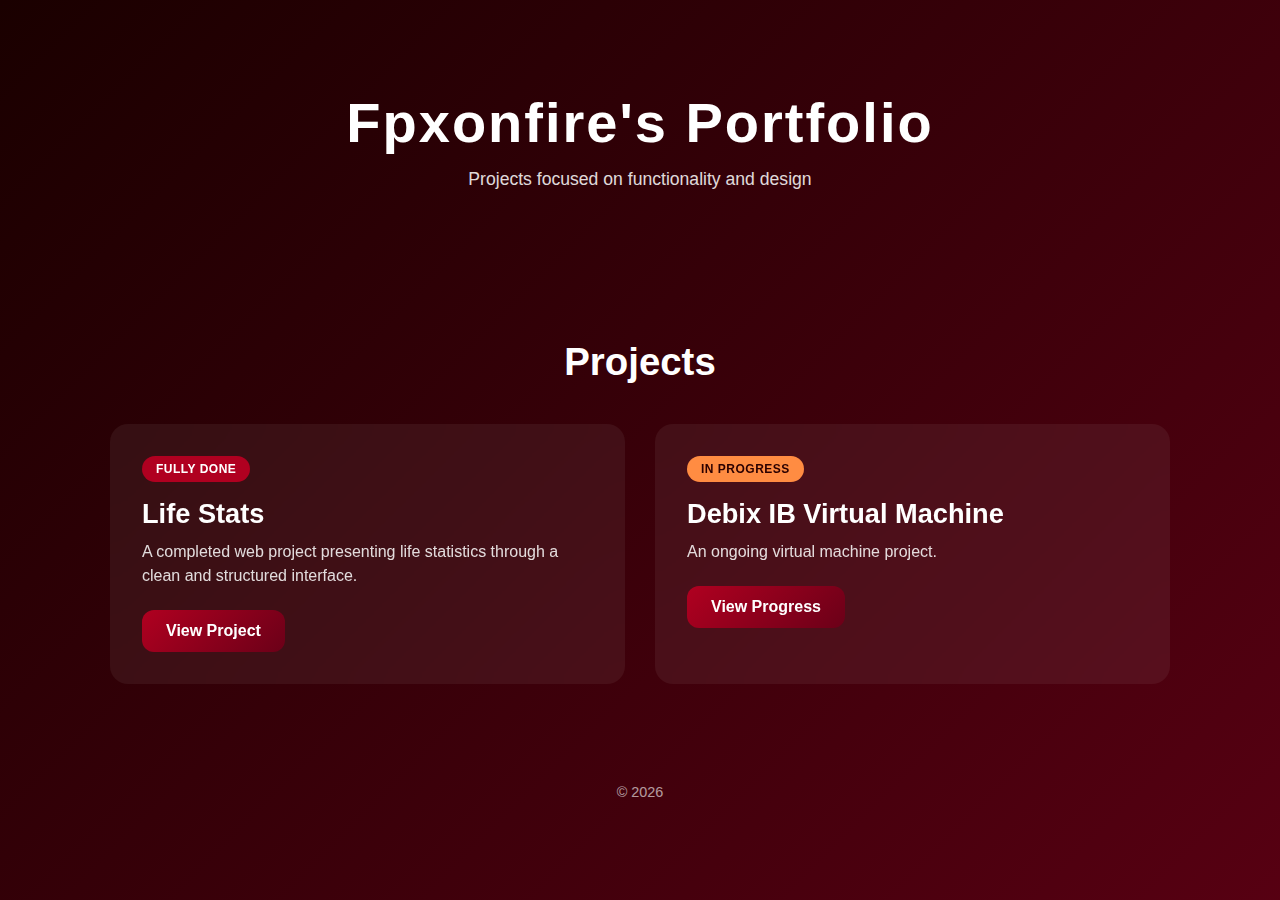
<file: Index.html>
<!DOCTYPE html>
<html lang="en">
<head>
  <meta charset="UTF-8" />
  <meta name="viewport" content="width=device-width, initial-scale=1.0"/>
  <title>Foxonfire's Portfolio</title>

  <style>
    @keyframes gradient {
      0% { background-position: 0% 50%; }
      50% { background-position: 100% 50%; }
      100% { background-position: 0% 50%; }
    }

    @keyframes fadeUp {
      from {
        opacity: 0;
        transform: translateY(40px);
      }
      to {
        opacity: 1;
        transform: translateY(0);
      }
    }

    * {
      margin: 0;
      padding: 0;
      box-sizing: border-box;
      font-family: "Segoe UI", sans-serif;
    }

    body {
      min-height: 100vh;
      background: linear-gradient(
        -45deg,
        #1a0000,
        #3b0000,
        #6b0018,
        #1a0000
      );
      background-size: 400% 400%;
      animation: gradient 15s ease infinite;
      color: #ffffff;
    }

    header {
      text-align: center;
      padding: 90px 20px;
      animation: fadeUp 1.2s ease forwards;
    }

    header h1 {
      font-size: 3.5rem;
      letter-spacing: 2px;
    }

    header p {
      margin-top: 14px;
      font-size: 1.1rem;
      opacity: 0.85;
    }

    section {
      max-width: 1100px;
      margin: auto;
      padding: 60px 20px;
    }

    h2 {
      font-size: 2.4rem;
      margin-bottom: 40px;
      text-align: center;
    }

    .projects {
      display: grid;
      grid-template-columns: repeat(auto-fit, minmax(300px, 1fr));
      gap: 30px;
    }

    .card {
      background: rgba(255, 255, 255, 0.06);
      border-radius: 18px;
      padding: 32px;
      backdrop-filter: blur(14px);
      animation: fadeUp 1s ease forwards;
      transition: transform 0.4s ease, box-shadow 0.4s ease;
    }

    .card:hover {
      transform: translateY(-12px);
      box-shadow: 0 25px 70px rgba(0, 0, 0, 0.45);
    }

    .card h3 {
      font-size: 1.7rem;
      margin-bottom: 10px;
    }

    .status {
      display: inline-block;
      padding: 6px 14px;
      border-radius: 999px;
      font-size: 0.75rem;
      margin-bottom: 16px;
      font-weight: 600;
      letter-spacing: 0.5px;
    }

    .done {
      background: #b00020;
      color: #ffffff;
    }

    .progress {
      background: #ff8c42;
      color: #2b0000;
    }

    .card p {
      opacity: 0.85;
      margin-bottom: 22px;
      line-height: 1.5;
    }

    .card a {
      text-decoration: none;
      color: #ffffff;
      font-weight: 600;
      padding: 12px 24px;
      border-radius: 12px;
      background: linear-gradient(135deg, #b00020, #6b0018);
      transition: transform 0.3s ease, box-shadow 0.3s ease;
      display: inline-block;
    }

    .card a:hover {
      transform: scale(1.08);
      box-shadow: 0 12px 35px rgba(176, 0, 32, 0.6);
    }

    footer {
      text-align: center;
      padding: 40px;
      font-size: 0.9rem;
      opacity: 0.6;
    }
  </style>
</head>
<body>

  <header>
    <h1>Fpxonfire's Portfolio</h1>
    <p>Projects focused on functionality and design</p>
  </header>

  <section>
    <h2>Projects</h2>

    <div class="projects">

      <div class="card" style="animation-delay: 0.2s;">
        <span class="status done">FULLY DONE</span>
        <h3>Life Stats</h3>
        <p>
          A completed web project presenting life statistics through a clean
          and structured interface.
        </p>
        <a href="https://share.google/jujWVsLIGdvnvxSqr" target="_blank">
          View Project
        </a>
      </div>

      <div class="card" style="animation-delay: 0.4s;">
        <span class="status progress">IN PROGRESS</span>
        <h3>Debix IB Virtual Machine</h3>
        <p>
          An ongoing virtual machine project.
        </p>
        <a href="https://share.google/0i6fwYTXbVH1OGPJt" target="_blank">
          View Progress
        </a>
      </div>

    </div>
  </section>

  <footer>
    © 2026
  </footer>

</body>
</html>
</file>
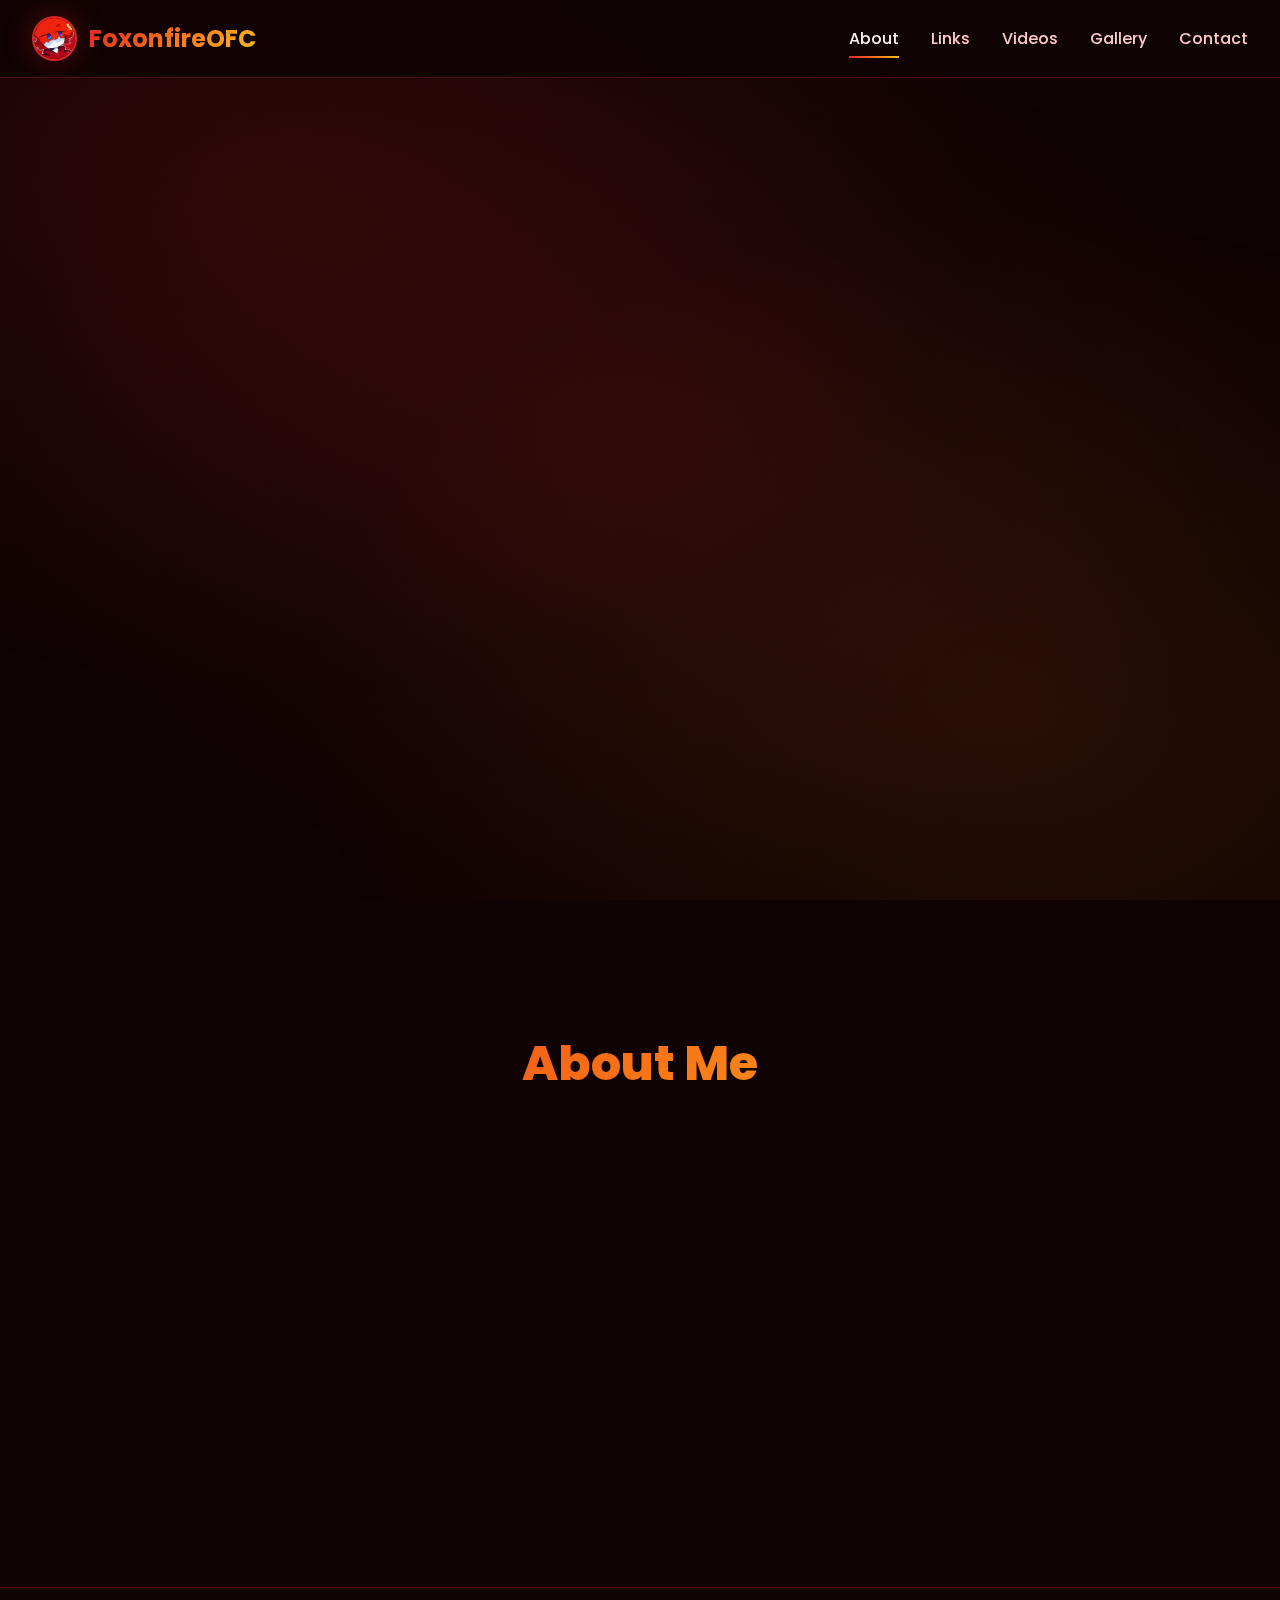
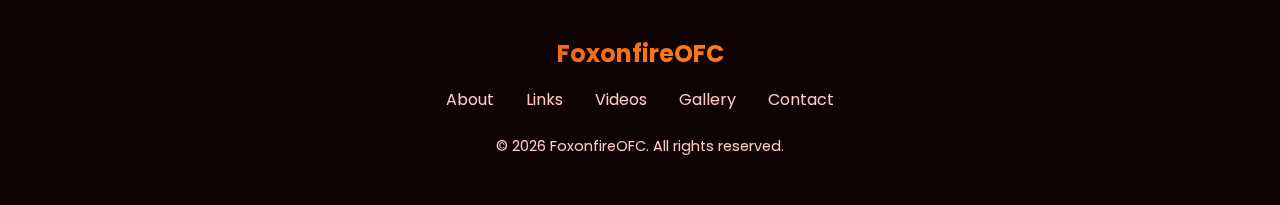
<file: index.html>
<!DOCTYPE html>
<html lang="en">
<head>
    <meta charset="UTF-8">
    <meta name="viewport" content="width=device-width, initial-scale=1.0">
    <meta name="description" content="FoxonfireOFC - Content Creator Portfolio">
    <title>FoxonfireOFC | About Me</title>
    <link rel="stylesheet" href="css/styles.css">
    <link rel="icon" type="image/png" href="assets/images/avatar.png">
</head>
<body>
    <div class="scroll-indicator"></div>
    <div class="particle-container"></div>

    <nav>
        <div class="nav-container">
            <a href="index.html" class="logo">
                <img src="assets/images/avatar.png" alt="FoxonfireOFC Logo" class="logo-img">
                <span class="logo-text">FoxonfireOFC</span>
            </a>
            <ul class="nav-links">
                <li><a href="index.html" class="active">About</a></li>
                <li><a href="links.html">Links</a></li>
                <li><a href="videos.html">Videos</a></li>
                <li><a href="gallery.html">Gallery</a></li>
                <li><a href="contact.html">Contact</a></li>
            </ul>
            <div class="mobile-menu-btn">
                <span></span>
                <span></span>
                <span></span>
            </div>
        </div>
    </nav>

    <main>
        <section class="hero">
            <div class="hero-content">
                <div class="hero-text">
                    <h1>Hey, I'm <span>FoxonfireOFC</span></h1>
                    <p>Welcome to my corner of the internet! I'm a passionate content creator who loves gaming, art, and connecting with amazing people. Join me on this fiery adventure!</p>
                    <div style="display: flex; gap: 1rem; flex-wrap: wrap;">
                        <a href="videos.html" class="btn">Watch Videos</a>
                        <a href="contact.html" class="btn btn-outline">Get in Touch</a>
                    </div>
                </div>
                <div class="hero-image">
                    <div class="profile-img-container">
                        <img src="assets/images/profile.png" alt="FoxonfireOFC Profile" class="profile-img">
                    </div>
                </div>
            </div>
        </section>

        <section class="section">
            <div class="page-header">
                <h1>About Me</h1>
                <p>Get to know the person behind the flames</p>
            </div>
            <div class="reveal" style="max-width: 800px; margin: 0 auto; text-align: center;">
                <p style="color: var(--text-muted); line-height: 2; font-size: 1.1rem; margin-bottom: 2rem;">
                    I'm FoxonfireOFC, a content creator passionate about gaming and building an awesome community. Whether I'm exploring virtual worlds, creating art, or just hanging out with viewers, I always bring the heat!
                </p>
                <p style="color: var(--text-muted); line-height: 2; font-size: 1.1rem; margin-bottom: 2rem;">
                    My journey started with a love for Minecraft and has grown into something incredible. Every stream, every video, and every interaction with my community fuels my fire to create even more amazing content.
                </p>
                <p style="color: var(--text-muted); line-height: 2; font-size: 1.1rem;">
                    When I'm not creating content, you can find me sketching new ideas, exploring new games, or planning the next big project. Thanks for being part of this journey!
                </p>
            </div>
        </section>
    </main>

    <footer>
        <div class="footer-content">
            <div class="footer-logo">FoxonfireOFC</div>
            <div class="footer-links">
                <a href="index.html">About</a>
                <a href="links.html">Links</a>
                <a href="videos.html">Videos</a>
                <a href="gallery.html">Gallery</a>
                <a href="contact.html">Contact</a>
            </div>
            <p class="footer-copyright">&copy; 2026 FoxonfireOFC. All rights reserved.</p>
        </div>
    </footer>

    <script src="js/app.js"></script>
</body>
</html>
</file>
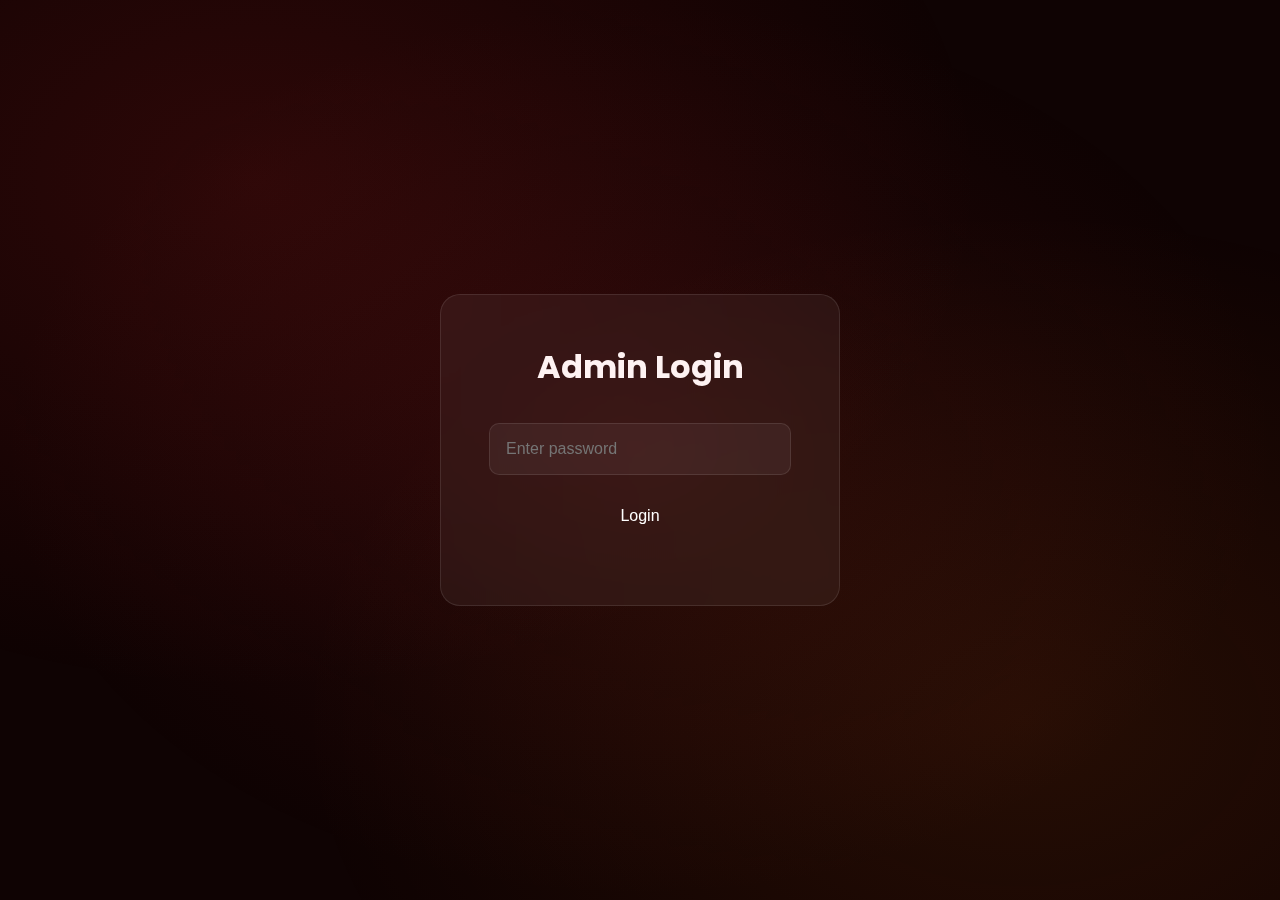
<file: admin.html>
<!DOCTYPE html>
<html lang="en">
<head>
    <meta charset="UTF-8">
    <meta name="viewport" content="width=device-width, initial-scale=1.0">
    <title>Admin Panel - FoxonfireOFC</title>
    <link rel="stylesheet" href="css/styles.css">
    <link rel="icon" type="image/png" href="assets/images/avatar.png">
    <style>
        .admin-login {
            min-height: 100vh;
            display: flex;
            align-items: center;
            justify-content: center;
            padding: 2rem;
        }
        .login-box {
            background: rgba(255, 255, 255, 0.05);
            backdrop-filter: blur(10px);
            border: 1px solid rgba(255, 255, 255, 0.1);
            border-radius: 20px;
            padding: 3rem;
            max-width: 400px;
            width: 100%;
            text-align: center;
        }
        .login-box h1 {
            color: var(--accent-color);
            margin-bottom: 1rem;
        }
        .login-box input {
            width: 100%;
            padding: 1rem;
            margin: 1rem 0;
            background: rgba(255, 255, 255, 0.05);
            border: 1px solid rgba(255, 255, 255, 0.1);
            border-radius: 10px;
            color: white;
            font-size: 1rem;
        }
        .login-box button {
            width: 100%;
            padding: 1rem;
            background: var(--accent-color);
            border: none;
            border-radius: 10px;
            color: white;
            font-size: 1rem;
            cursor: pointer;
            transition: all 0.3s ease;
        }
        .login-box button:hover {
            transform: translateY(-2px);
            box-shadow: 0 5px 20px rgba(255, 107, 53, 0.4);
        }
        .error-msg {
            color: #ff4444;
            margin-top: 1rem;
        }
        .admin-panel {
            display: none;
            padding: 2rem;
            max-width: 1400px;
            margin: 0 auto;
        }
        .admin-panel.active {
            display: block;
        }
        .admin-header {
            display: flex;
            justify-content: space-between;
            align-items: center;
            margin-bottom: 2rem;
            padding: 1.5rem;
            background: rgba(255, 255, 255, 0.05);
            border-radius: 15px;
        }
        .admin-header h1 {
            color: var(--accent-color);
        }
        .logout-btn {
            padding: 0.8rem 1.5rem;
            background: rgba(255, 0, 0, 0.3);
            border: none;
            border-radius: 10px;
            color: white;
            cursor: pointer;
            transition: all 0.3s ease;
        }
        .logout-btn:hover {
            background: rgba(255, 0, 0, 0.5);
        }
        .save-btn {
            padding: 0.8rem 1.5rem;
            background: rgba(34, 197, 94, 0.3);
            border: none;
            border-radius: 10px;
            color: white;
            cursor: pointer;
            transition: all 0.3s ease;
            font-weight: 500;
        }
        .save-btn:hover {
            background: rgba(34, 197, 94, 0.5);
            transform: translateY(-1px);
        }
        .admin-tabs {
            display: flex;
            gap: 1rem;
            margin-bottom: 2rem;
            flex-wrap: wrap;
        }
        .admin-tab {
            padding: 1rem 2rem;
            background: rgba(255, 255, 255, 0.05);
            border: 1px solid rgba(255, 255, 255, 0.1);
            border-radius: 10px;
            color: white;
            cursor: pointer;
            transition: all 0.3s ease;
        }
        .admin-tab.active {
            background: var(--accent-color);
            border-color: var(--accent-color);
        }
        .admin-section {
            display: none;
            background: rgba(255, 255, 255, 0.05);
            border-radius: 15px;
            padding: 2rem;
        }
        .admin-section.active {
            display: block;
        }
        .item-list {
            display: flex;
            flex-direction: column;
            gap: 1rem;
            margin-bottom: 2rem;
        }
        .item-card {
            background: rgba(255, 255, 255, 0.03);
            border: 1px solid rgba(255, 255, 255, 0.1);
            border-radius: 10px;
            padding: 1.5rem;
            display: flex;
            justify-content: space-between;
            align-items: center;
            gap: 1rem;
        }
        .item-info {
            flex: 1;
        }
        .item-info h3 {
            color: var(--accent-color);
            margin-bottom: 0.5rem;
        }
        .item-actions {
            display: flex;
            gap: 0.5rem;
        }
        .btn-edit, .btn-delete {
            padding: 0.5rem 1rem;
            border: none;
            border-radius: 8px;
            cursor: pointer;
            transition: all 0.3s ease;
        }
        .btn-edit {
            background: rgba(0, 123, 255, 0.3);
            color: white;
        }
        .btn-edit:hover {
            background: rgba(0, 123, 255, 0.5);
        }
        .btn-delete {
            background: rgba(255, 0, 0, 0.3);
            color: white;
        }
        .btn-delete:hover {
            background: rgba(255, 0, 0, 0.5);
        }
        .btn-add {
            padding: 1rem 2rem;
            background: var(--accent-color);
            border: none;
            border-radius: 10px;
            color: white;
            cursor: pointer;
            transition: all 0.3s ease;
            margin-bottom: 2rem;
        }
        .btn-add:hover {
            transform: translateY(-2px);
        }
        .modal {
            display: none;
            position: fixed;
            top: 0;
            left: 0;
            width: 100%;
            height: 100%;
            background: rgba(0, 0, 0, 0.8);
            z-index: 10000;
            align-items: center;
            justify-content: center;
            padding: 2rem;
            overflow-y: auto;
        }
        .modal.active {
            display: flex;
        }
        .modal-content {
            background: var(--bg-dark);
            border: 1px solid rgba(255, 255, 255, 0.1);
            border-radius: 15px;
            padding: 2rem;
            max-width: 600px;
            width: 100%;
            max-height: 90vh;
            overflow-y: auto;
        }
        .modal-header {
            display: flex;
            justify-content: space-between;
            align-items: center;
            margin-bottom: 2rem;
        }
        .modal-header h2 {
            color: var(--accent-color);
        }
        .close-btn {
            background: none;
            border: none;
            color: white;
            font-size: 2rem;
            cursor: pointer;
            padding: 0;
            width: 40px;
            height: 40px;
            display: flex;
            align-items: center;
            justify-content: center;
        }
        .form-group {
            margin-bottom: 1.5rem;
        }
        .form-group label {
            display: block;
            color: white;
            margin-bottom: 0.5rem;
        }
        .form-group input, .form-group textarea {
            width: 100%;
            padding: 0.8rem;
            background: rgba(255, 255, 255, 0.05);
            border: 1px solid rgba(255, 255, 255, 0.1);
            border-radius: 8px;
            color: white;
            font-size: 1rem;
        }
        .form-group textarea {
            min-height: 100px;
            resize: vertical;
        }
        .image-upload-area {
            border: 2px dashed rgba(255, 255, 255, 0.2);
            border-radius: 10px;
            padding: 2rem;
            text-align: center;
            cursor: pointer;
            transition: all 0.3s ease;
        }
        .image-upload-area:hover {
            border-color: var(--accent-color);
            background: rgba(255, 107, 53, 0.1);
        }
        .image-upload-area.dragover {
            border-color: var(--accent-color);
            background: rgba(255, 107, 53, 0.2);
        }
        .upload-icon {
            font-size: 3rem;
            margin-bottom: 1rem;
        }
        .image-preview {
            max-width: 100%;
            max-height: 300px;
            border-radius: 10px;
            margin-top: 1rem;
            display: none;
        }
        .btn-submit {
            width: 100%;
            padding: 1rem;
            background: var(--accent-color);
            border: none;
            border-radius: 10px;
            color: white;
            font-size: 1rem;
            cursor: pointer;
            transition: all 0.3s ease;
        }
        .btn-submit:hover {
            transform: translateY(-2px);
        }
        .thumbnail-preview {
            width: 120px;
            height: 80px;
            object-fit: cover;
            border-radius: 8px;
        }
        .gallery-preview {
            width: 120px;
            height: 120px;
            object-fit: cover;
            border-radius: 8px;
        }
    </style>
</head>
<body>
    <div class="scroll-indicator"></div>
    <div class="particle-container"></div>

    <div class="admin-login" id="loginScreen">
        <div class="login-box">
            <h1>Admin Login</h1>
            <input type="password" id="passwordInput" placeholder="Enter password">
            <button onclick="authManager.login()">Login</button>
            <div class="error-msg" id="errorMsg"></div>
        </div>
    </div>

    <div class="admin-panel" id="adminPanel">
        <div class="admin-header">
            <h1>Admin Panel</h1>
            <div style="display: flex; gap: 1rem; align-items: center;">
                <button class="save-btn" onclick="dataManager.save()" title="Save all changes">
                    💾 Save Changes
                </button>
                <button class="logout-btn" onclick="authManager.logout()">Logout</button>
            </div>
        </div>

        <div class="admin-tabs">
            <div class="admin-tab active" onclick="tabManager.switchTab('links')">Links</div>
            <div class="admin-tab" onclick="tabManager.switchTab('videos')">Videos</div>
            <div class="admin-tab" onclick="tabManager.switchTab('gallery')">Gallery</div>
        </div>

        <div class="admin-section active" id="linksSection">
            <button class="btn-add" onclick="modalManager.openAddModal('link')">+ Add New Link</button>
            <div class="item-list" id="linksList"></div>
        </div>

        <div class="admin-section" id="videosSection">
            <button class="btn-add" onclick="modalManager.openAddModal('video')">+ Add New Video</button>
            <div class="item-list" id="videosList"></div>
        </div>

        <div class="admin-section" id="gallerySection">
            <button class="btn-add" onclick="modalManager.openAddModal('gallery')">+ Add New Gallery Item</button>
            <div class="item-list" id="galleryList"></div>
        </div>
    </div>

    <div class="modal" id="editModal">
        <div class="modal-content">
            <div class="modal-header">
                <h2 id="modalTitle">Add Item</h2>
                <button class="close-btn" onclick="modalManager.closeModal()">&times;</button>
            </div>
            <form id="editForm" onsubmit="formManager.handleSubmit(event)">
                <input type="hidden" id="editType">
                <input type="hidden" id="editIndex">
                
                <div class="form-group">
                    <label for="editName">Title / Name</label>
                    <input type="text" id="editName" required>
                </div>

                <div class="form-group" id="descriptionGroup">
                    <label for="editDescription">Description</label>
                    <textarea id="editDescription"></textarea>
                </div>

                <div class="form-group" id="urlGroup">
                    <label for="editUrl">URL</label>
                    <input type="url" id="editUrl">
                </div>

                <div class="form-group" id="imageGroup">
                    <label>Image</label>
                    <div class="image-upload-area" id="imageUploadArea">
                        <div class="upload-icon">📁</div>
                        <p>Click or drag & drop image here</p>
                        <p style="color: var(--text-muted); font-size: 0.9rem;">Supports: JPG, PNG, GIF, WebP</p>
                    </div>
                    <input type="file" id="imageFileInput" accept="image/*" style="display: none;">
                    <img class="image-preview" id="imagePreview">
                </div>

                <button type="submit" class="btn-submit">Save</button>
            </form>
        </div>
    </div>

    <script src="js/app.js"></script>
    <script>
        class StorageManager {
            constructor() {
                this.storageKey = 'foxonfireAdmin';
            }

            loadData() {
                try {
                    const data = localStorage.getItem(this.storageKey);
                    return data ? JSON.parse(data) : this.getDefaultData();
                } catch (error) {
                    console.error('Error loading data:', error);
                    return this.getDefaultData();
                }
            }

            saveData(data) {
                try {
                    const jsonString = JSON.stringify(data);
                    localStorage.setItem(this.storageKey, jsonString);
                    
                    // verify it actually saved
                    const savedData = localStorage.getItem(this.storageKey);
                    if (savedData === jsonString) {
                        console.log('✓ Data saved successfully');
                        return true;
                    } else {
                        console.error('Save verification failed - data mismatch');
                        alert('Warning: Data may not have saved correctly');
                        return false;
                    }
                } catch (error) {
                    console.error('Error saving data:', error);
                    alert('Failed to save data: ' + error.message);
                    return false;
                }
            }

            getDefaultData() {
                return {
                    links: [
                        {name: 'YouTube', description: 'My gaming and art channel', url: 'https://youtube.com/@FoxonfireOFCofc', icon: 'youtube'},
                        {name: 'Discord', description: 'Join my community', url: 'https://discord.gg/yourserver', icon: 'discord'},
                        {name: 'Twitter', description: 'Follow me for updates', url: 'https://twitter.com/foxonfire', icon: 'twitter'},
                        {name: 'Twitch', description: 'Watch me stream live', url: 'https://twitch.tv/foxonfire', icon: 'twitch'}
                    ],
                    videos: [
                        {title: 'Welcome to FoxonfireOFC!', description: 'Introduction to my channel', url: 'https://youtube.com/@FoxonfireOFCofc', thumbnail: 'assets/images/banner.png'},
                        {title: 'Minecraft Adventures', description: 'Epic builds and exploration', url: 'https://youtube.com/@FoxonfireOFCofc', thumbnail: 'assets/images/minecraft-skin.png'},
                        {title: 'Art Stream Highlights', description: 'Best moments from drawing streams', url: 'https://youtube.com/@FoxonfireOFCofc', thumbnail: 'assets/images/profile.png'}
                    ],
                    gallery: [
                        {title: 'Chibi Avatar', image: 'assets/images/avatar.png'},
                        {title: 'Profile Art', image: 'assets/images/profile.png'},
                        {title: 'YouTube Banner', image: 'assets/images/banner.png'},
                        {title: 'Minecraft Skin', image: 'assets/images/minecraft-skin.png'}
                    ]
                };
            }
        }

        class DataManager {
            constructor(storageManager) {
                this.storage = storageManager;
                this.data = this.storage.loadData();
            }

            getData() {
                return this.data;
            }

            getItems(type) {
                return this.data[type + 's'] || [];
            }

            addItem(type, item) {
                this.data[type + 's'].push(item);
                this.save();
            }

            updateItem(type, index, item) {
                this.data[type + 's'][index] = item;
                this.save();
            }

            deleteItem(type, index) {
                this.data[type + 's'].splice(index, 1);
                this.save();
            }

            save() {
                const success = this.storage.saveData(this.data);
                if (success) {
                    // show quick success indicator
                    this.showSaveStatus(true);
                } else {
                    this.showSaveStatus(false);
                }
            }

            showSaveStatus(success) {
                // create or get status element
                let status = document.getElementById('saveStatus');
                if (!status) {
                    status = document.createElement('div');
                    status.id = 'saveStatus';
                    status.style.cssText = `
                        position: fixed;
                        top: 20px;
                        right: 20px;
                        padding: 12px 24px;
                        border-radius: 8px;
                        color: white;
                        font-weight: 500;
                        z-index: 99999;
                        transition: opacity 0.3s ease;
                        box-shadow: 0 4px 12px rgba(0,0,0,0.3);
                    `;
                    document.body.appendChild(status);
                }

                if (success) {
                    status.style.background = 'rgba(34, 197, 94, 0.9)';
                    status.textContent = '✓ Changes saved';
                } else {
                    status.style.background = 'rgba(239, 68, 68, 0.9)';
                    status.textContent = '✗ Save failed';
                }

                status.style.opacity = '1';
                
                // fade out after 2sec
                setTimeout(() => {
                    status.style.opacity = '0';
                }, 2000);
            }
        }

        class ImageHandler {
            constructor() {
                this.currentImageData = null;
            }

            async handleFile(file) {
                return new Promise((resolve, reject) => {
                    if (!file.type.startsWith('image/')) {
                        reject(new Error('Please select an image file'));
                        return;
                    }

                    const reader = new FileReader();
                    reader.onload = (e) => {
                        this.currentImageData = e.target.result;
                        resolve(e.target.result);
                    };
                    reader.onerror = () => reject(new Error('Failed to read file'));
                    reader.readAsDataURL(file);
                });
            }

            getCurrentImage() {
                return this.currentImageData;
            }

            clearImage() {
                this.currentImageData = null;
            }

            showPreview(imageData, previewElement) {
                previewElement.src = imageData;
                previewElement.style.display = 'block';
            }

            hidePreview(previewElement) {
                previewElement.style.display = 'none';
                previewElement.src = '';
            }
        }

        class UIRenderer {
            renderLinks(items, container) {
                container.innerHTML = items.map((link, index) => `
                    <div class="item-card">
                        <div class="item-info">
                            <h3>${link.name}</h3>
                            <p style="color: var(--text-muted);">${link.description}</p>
                            <p style="color: var(--accent-color); margin-top: 0.5rem;">${link.url}</p>
                        </div>
                        <div class="item-actions">
                            <button class="btn-edit" onclick="modalManager.openEditModal('link', ${index})">Edit</button>
                            <button class="btn-delete" onclick="confirmDelete('link', ${index})">Delete</button>
                        </div>
                    </div>
                `).join('');
            }

            renderVideos(items, container) {
                container.innerHTML = items.map((video, index) => `
                    <div class="item-card">
                        <img src="${video.thumbnail}" class="thumbnail-preview">
                        <div class="item-info">
                            <h3>${video.title}</h3>
                            <p style="color: var(--text-muted);">${video.description}</p>
                            <p style="color: var(--accent-color); margin-top: 0.5rem;">${video.url}</p>
                        </div>
                        <div class="item-actions">
                            <button class="btn-edit" onclick="modalManager.openEditModal('video', ${index})">Edit</button>
                            <button class="btn-delete" onclick="confirmDelete('video', ${index})">Delete</button>
                        </div>
                    </div>
                `).join('');
            }

            renderGallery(items, container) {
                container.innerHTML = items.map((item, index) => `
                    <div class="item-card">
                        <img src="${item.image}" class="gallery-preview">
                        <div class="item-info">
                            <h3>${item.title}</h3>
                        </div>
                        <div class="item-actions">
                            <button class="btn-edit" onclick="modalManager.openEditModal('gallery', ${index})">Edit</button>
                            <button class="btn-delete" onclick="confirmDelete('gallery', ${index})">Delete</button>
                        </div>
                    </div>
                `).join('');
            }
        }

        class TabManager {
            switchTab(tabName) {
                document.querySelectorAll('.admin-tab').forEach(tab => tab.classList.remove('active'));
                document.querySelectorAll('.admin-section').forEach(section => section.classList.remove('active'));

                event.target.classList.add('active');
                document.getElementById(tabName + 'Section').classList.add('active');
            }
        }

        class ModalManager {
            constructor(dataManager, imageHandler, uiRenderer) {
                this.dataManager = dataManager;
                this.imageHandler = imageHandler;
                this.uiRenderer = uiRenderer;
                this.setupImageUpload();
            }

            setupImageUpload() {
                const uploadArea = document.getElementById('imageUploadArea');
                const fileInput = document.getElementById('imageFileInput');
                const preview = document.getElementById('imagePreview');

                uploadArea.addEventListener('click', () => fileInput.click());

                fileInput.addEventListener('change', async (e) => {
                    const file = e.target.files[0];
                    if (file) {
                        try {
                            const imageData = await this.imageHandler.handleFile(file);
                            this.imageHandler.showPreview(imageData, preview);
                        } catch (error) {
                            alert(error.message);
                        }
                    }
                });

                uploadArea.addEventListener('dragover', (e) => {
                    e.preventDefault();
                    uploadArea.classList.add('dragover');
                });

                uploadArea.addEventListener('dragleave', () => {
                    uploadArea.classList.remove('dragover');
                });

                uploadArea.addEventListener('drop', async (e) => {
                    e.preventDefault();
                    uploadArea.classList.remove('dragover');
                    
                    const file = e.dataTransfer.files[0];
                    if (file) {
                        try {
                            const imageData = await this.imageHandler.handleFile(file);
                            this.imageHandler.showPreview(imageData, preview);
                        } catch (error) {
                            alert(error.message);
                        }
                    }
                });
            }

            openAddModal(type) {
                this.imageHandler.clearImage();
                document.getElementById('editType').value = type;
                document.getElementById('editIndex').value = '-1';
                document.getElementById('modalTitle').textContent = `Add New ${type.charAt(0).toUpperCase() + type.slice(1)}`;
                
                document.getElementById('editName').value = '';
                document.getElementById('editDescription').value = '';
                document.getElementById('editUrl').value = '';
                this.imageHandler.hidePreview(document.getElementById('imagePreview'));

                this.configureFormFields(type);
                document.getElementById('editModal').classList.add('active');
            }

            openEditModal(type, index) {
                this.imageHandler.clearImage();
                const items = this.dataManager.getItems(type);
                const item = items[index];

                document.getElementById('editType').value = type;
                document.getElementById('editIndex').value = index;
                document.getElementById('modalTitle').textContent = `Edit ${type.charAt(0).toUpperCase() + type.slice(1)}`;

                if (type === 'link') {
                    document.getElementById('editName').value = item.name;
                    document.getElementById('editDescription').value = item.description;
                    document.getElementById('editUrl').value = item.url;
                } else if (type === 'video') {
                    document.getElementById('editName').value = item.title;
                    document.getElementById('editDescription').value = item.description;
                    document.getElementById('editUrl').value = item.url;
                    this.imageHandler.currentImageData = item.thumbnail;
                    this.imageHandler.showPreview(item.thumbnail, document.getElementById('imagePreview'));
                } else if (type === 'gallery') {
                    document.getElementById('editName').value = item.title;
                    this.imageHandler.currentImageData = item.image;
                    this.imageHandler.showPreview(item.image, document.getElementById('imagePreview'));
                }

                this.configureFormFields(type);
                document.getElementById('editModal').classList.add('active');
            }

            configureFormFields(type) {
                const descGroup = document.getElementById('descriptionGroup');
                const urlGroup = document.getElementById('urlGroup');
                const imageGroup = document.getElementById('imageGroup');

                if (type === 'link') {
                    descGroup.style.display = 'block';
                    urlGroup.style.display = 'block';
                    imageGroup.style.display = 'none';
                } else if (type === 'video') {
                    descGroup.style.display = 'block';
                    urlGroup.style.display = 'block';
                    imageGroup.style.display = 'block';
                } else if (type === 'gallery') {
                    descGroup.style.display = 'none';
                    urlGroup.style.display = 'none';
                    imageGroup.style.display = 'block';
                }
            }

            closeModal() {
                document.getElementById('editModal').classList.remove('active');
                this.imageHandler.clearImage();
            }
        }

        class FormManager {
            constructor(dataManager, modalManager, uiRenderer, imageHandler) {
                this.dataManager = dataManager;
                this.modalManager = modalManager;
                this.uiRenderer = uiRenderer;
                this.imageHandler = imageHandler;
            }

            handleSubmit(event) {
                event.preventDefault();

                const type = document.getElementById('editType').value;
                const index = parseInt(document.getElementById('editIndex').value);
                const name = document.getElementById('editName').value;
                const description = document.getElementById('editDescription').value;
                const url = document.getElementById('editUrl').value;
                const imageData = this.imageHandler.getCurrentImage();

                let newItem;
                if (type === 'link') {
                    newItem = {
                        name: name,
                        description: description,
                        url: url,
                        icon: name.toLowerCase()
                    };
                } else if (type === 'video') {
                    if (!imageData) {
                        alert('Please upload a thumbnail image');
                        return;
                    }
                    newItem = {
                        title: name,
                        description: description,
                        url: url,
                        thumbnail: imageData
                    };
                } else if (type === 'gallery') {
                    if (!imageData) {
                        alert('Please upload an image');
                        return;
                    }
                    newItem = {
                        title: name,
                        image: imageData
                    };
                }

                if (index === -1) {
                    this.dataManager.addItem(type, newItem);
                } else {
                    this.dataManager.updateItem(type, index, newItem);
                }

                this.renderAll();
                this.modalManager.closeModal();
            }

            renderAll() {
                const data = this.dataManager.getData();
                this.uiRenderer.renderLinks(data.links, document.getElementById('linksList'));
                this.uiRenderer.renderVideos(data.videos, document.getElementById('videosList'));
                this.uiRenderer.renderGallery(data.gallery, document.getElementById('galleryList'));
            }
        }

        class AuthManager {
            constructor() {
                this.password = 'FOXY123!';
            }

            login() {
                const input = document.getElementById('passwordInput').value;
                const errorMsg = document.getElementById('errorMsg');

                if (input === this.password) {
                    document.getElementById('loginScreen').style.display = 'none';
                    document.getElementById('adminPanel').classList.add('active');
                    errorMsg.textContent = '';
                } else {
                    errorMsg.textContent = 'Incorrect password';
                }
            }

            logout() {
                document.getElementById('loginScreen').style.display = 'flex';
                document.getElementById('adminPanel').classList.remove('active');
                document.getElementById('passwordInput').value = '';
            }
        }

        const storageManager = new StorageManager();
        const dataManager = new DataManager(storageManager);
        const imageHandler = new ImageHandler();
        const uiRenderer = new UIRenderer();
        const tabManager = new TabManager();
        const modalManager = new ModalManager(dataManager, imageHandler, uiRenderer);
        const formManager = new FormManager(dataManager, modalManager, uiRenderer, imageHandler);
        const authManager = new AuthManager();

        function confirmDelete(type, index) {
            if (confirm('Are you sure you want to delete this item?')) {
                dataManager.deleteItem(type, index);
                formManager.renderAll();
            }
        }

        formManager.renderAll();

        document.getElementById('passwordInput').addEventListener('keypress', function(e) {
            if (e.key === 'Enter') {
                authManager.login();
            }
        });
    </script>
</body>
</html>
</file>
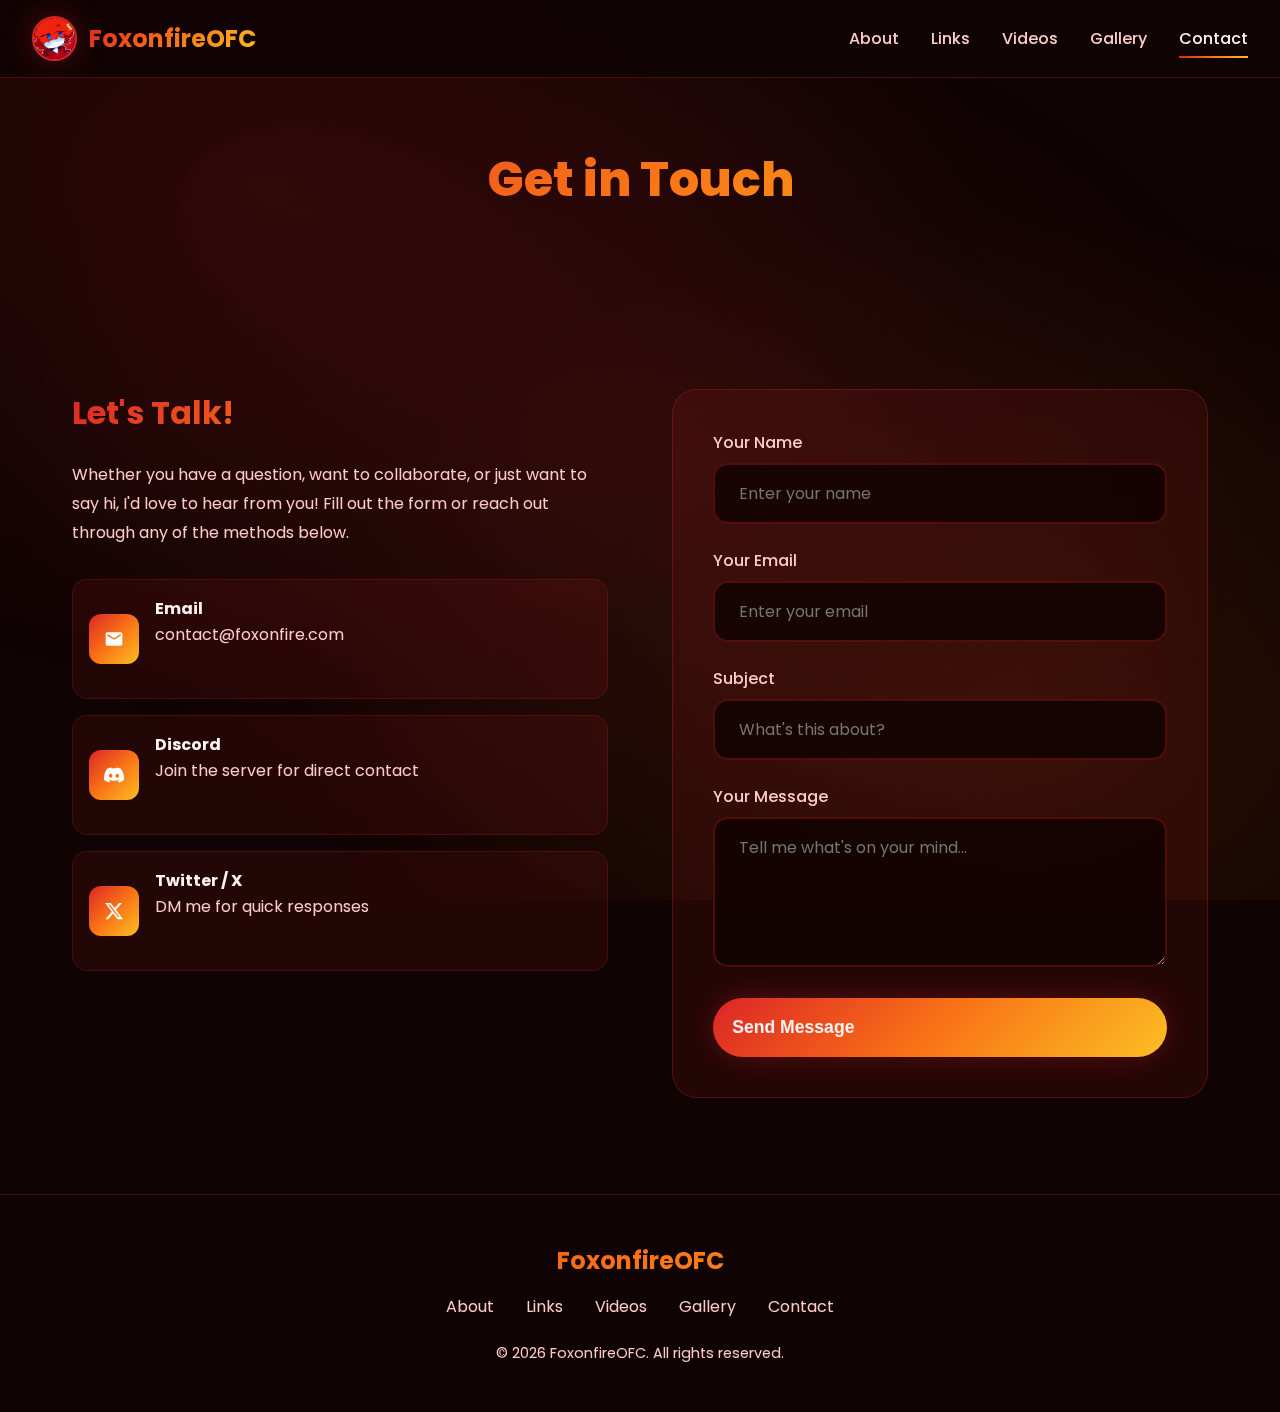
<file: contact.html>
<!DOCTYPE html>
<html lang="en">
<head>
    <meta charset="UTF-8">
    <meta name="viewport" content="width=device-width, initial-scale=1.0">
    <meta name="description" content="FoxonfireOFC - Contact">
    <title>FoxonfireOFC | Contact</title>
    <link rel="stylesheet" href="css/styles.css">
    <link rel="icon" type="image/png" href="assets/images/avatar.png">
</head>
<body>
    <div class="scroll-indicator"></div>
    <div class="particle-container"></div>

    <nav>
        <div class="nav-container">
            <a href="index.html" class="logo">
                <img src="assets/images/avatar.png" alt="FoxonfireOFC Logo" class="logo-img">
                <span class="logo-text">FoxonfireOFC</span>
            </a>
            <ul class="nav-links">
                <li><a href="index.html">About</a></li>
                <li><a href="links.html">Links</a></li>
                <li><a href="videos.html">Videos</a></li>
                <li><a href="gallery.html">Gallery</a></li>
                <li><a href="contact.html" class="active">Contact</a></li>
            </ul>
            <div class="mobile-menu-btn">
                <span></span>
                <span></span>
                <span></span>
            </div>
        </div>
    </nav>

    <main>
        <div class="page-header">
            <h1>Get in Touch</h1>
            <p>Let's connect and collaborate</p>
        </div>

        <section class="section">
            <div class="contact-container">
                <div class="contact-info">
                    <h2>Let's Talk!</h2>
                    <p>Whether you have a question, want to collaborate, or just want to say hi, I'd love to hear from you! Fill out the form or reach out through any of the methods below.</p>

                    <div class="contact-methods">
                        <div class="contact-method">
                            <div class="contact-method-icon">
                                <svg width="20" height="20" viewBox="0 0 24 24" fill="white">
                                    <path d="M20 4H4c-1.1 0-1.99.9-1.99 2L2 18c0 1.1.9 2 2 2h16c1.1 0 2-.9 2-2V6c0-1.1-.9-2-2-2zm0 4l-8 5-8-5V6l8 5 8-5v2z"/>
                                </svg>
                            </div>
                            <div>
                                <h4>Email</h4>
                                <p style="color: var(--text-muted);">contact@foxonfire.com</p>
                            </div>
                        </div>

                        <div class="contact-method">
                            <div class="contact-method-icon">
                                <svg width="20" height="20" viewBox="0 0 24 24" fill="white">
                                    <path d="M20.317 4.3698a19.7913 19.7913 0 00-4.8851-1.5152.0741.0741 0 00-.0785.0371c-.211.3753-.4447.8648-.6083 1.2495-1.8447-.2762-3.68-.2762-5.4868 0-.1636-.3933-.4058-.8742-.6177-1.2495a.077.077 0 00-.0785-.037 19.7363 19.7363 0 00-4.8852 1.515.0699.0699 0 00-.0321.0277C.5334 9.0458-.319 13.5799.0992 18.0578a.0824.0824 0 00.0312.0561c2.0528 1.5076 4.0413 2.4228 5.9929 3.0294a.0777.0777 0 00.0842-.0276c.4616-.6304.8731-1.2952 1.226-1.9942a.076.076 0 00-.0416-.1057c-.6528-.2476-1.2743-.5495-1.8722-.8923a.077.077 0 01-.0076-.1277c.1258-.0943.2517-.1923.3718-.2914a.0743.0743 0 01.0776-.0105c3.9278 1.7933 8.18 1.7933 12.0614 0a.0739.0739 0 01.0785.0095c.1202.099.246.1981.3728.2924a.077.077 0 01-.0066.1276 12.2986 12.2986 0 01-1.873.8914.0766.0766 0 00-.0407.1067c.3604.698.7719 1.3628 1.225 1.9932a.076.076 0 00.0842.0286c1.961-.6067 3.9495-1.5219 6.0023-3.0294a.077.077 0 00.0313-.0552c.5004-5.177-.8382-9.6739-3.5485-13.6604a.061.061 0 00-.0312-.0286zM8.02 15.3312c-1.1825 0-2.1569-1.0857-2.1569-2.419 0-1.3332.9555-2.4189 2.157-2.4189 1.2108 0 2.1757 1.0952 2.1568 2.419 0 1.3332-.9555 2.4189-2.1569 2.4189zm7.9748 0c-1.1825 0-2.1569-1.0857-2.1569-2.419 0-1.3332.9554-2.4189 2.1569-2.4189 1.2108 0 2.1757 1.0952 2.1568 2.419 0 1.3332-.946 2.4189-2.1568 2.4189Z"/>
                                </svg>
                            </div>
                            <div>
                                <h4>Discord</h4>
                                <p style="color: var(--text-muted);">Join the server for direct contact</p>
                            </div>
                        </div>

                        <div class="contact-method">
                            <div class="contact-method-icon">
                                <svg width="20" height="20" viewBox="0 0 24 24" fill="white">
                                    <path d="M18.244 2.25h3.308l-7.227 8.26 8.502 11.24H16.17l-5.214-6.817L4.99 21.75H1.68l7.73-8.835L1.254 2.25H8.08l4.713 6.231zm-1.161 17.52h1.833L7.084 4.126H5.117z"/>
                                </svg>
                            </div>
                            <div>
                                <h4>Twitter / X</h4>
                                <p style="color: var(--text-muted);">DM me for quick responses</p>
                            </div>
                        </div>
                    </div>
                </div>

                <form class="contact-form" action="https://formspree.io/f/YOUR_FORM_ID" method="POST" id="contactForm">
                    <div class="form-group">
                        <label for="name">Your Name</label>
                        <input type="text" id="name" name="name" placeholder="Enter your name" required>
                    </div>

                    <div class="form-group">
                        <label for="email">Your Email</label>
                        <input type="email" id="email" name="_replyto" placeholder="Enter your email" required>
                    </div>

                    <div class="form-group">
                        <label for="subject">Subject</label>
                        <input type="text" id="subject" name="_subject" placeholder="What's this about?" required>
                    </div>

                    <div class="form-group">
                        <label for="message">Your Message</label>
                        <textarea id="message" name="message" placeholder="Tell me what's on your mind..." required></textarea>
                    </div>

                    <input type="hidden" name="_next" value="">
                    <input type="text" name="_gotcha" style="display:none">

                    <button type="submit" class="btn submit-btn">Send Message</button>
                    <div id="formStatus" style="margin-top: 1rem; text-align: center; display: none;"></div>
                </form>
            </div>
        </section>
    </main>

    <footer>
        <div class="footer-content">
            <div class="footer-logo">FoxonfireOFC</div>
            <div class="footer-links">
                <a href="index.html">About</a>
                <a href="links.html">Links</a>
                <a href="videos.html">Videos</a>
                <a href="gallery.html">Gallery</a>
                <a href="contact.html">Contact</a>
            </div>
            <p class="footer-copyright">&copy; 2026 FoxonfireOFC. All rights reserved.</p>
        </div>
    </footer>

    <script src="js/app.js"></script>
    <script>
        const form = document.getElementById('contactForm');
        const formStatus = document.getElementById('formStatus');

        form.addEventListener('submit', function(e) {
            e.preventDefault();
            
            const submitBtn = form.querySelector('.submit-btn');
            const originalText = submitBtn.textContent;
            submitBtn.textContent = 'Sending...';
            submitBtn.disabled = true;

            const formData = new FormData(form);

            fetch(form.action, {
                method: 'POST',
                body: formData,
                headers: {
                    'Accept': 'application/json'
                }
            })
            .then(response => {
                if (response.ok) {
                    formStatus.style.display = 'block';
                    formStatus.style.color = 'var(--accent-color)';
                    formStatus.textContent = '🔥 Message sent successfully! I\'ll get back to you soon!';
                    form.reset();
                } else {
                    throw new Error('Form submission failed');
                }
            })
            .catch(error => {
                formStatus.style.display = 'block';
                formStatus.style.color = '#ff4444';
                formStatus.textContent = 'Oops! Something went wrong. Please try again or reach out via Discord/Twitter.';
            })
            .finally(() => {
                submitBtn.textContent = originalText;
                submitBtn.disabled = false;
                setTimeout(() => {
                    formStatus.style.display = 'none';
                }, 5000);
            });
        });
    </script>
</body>
</html>
</file>
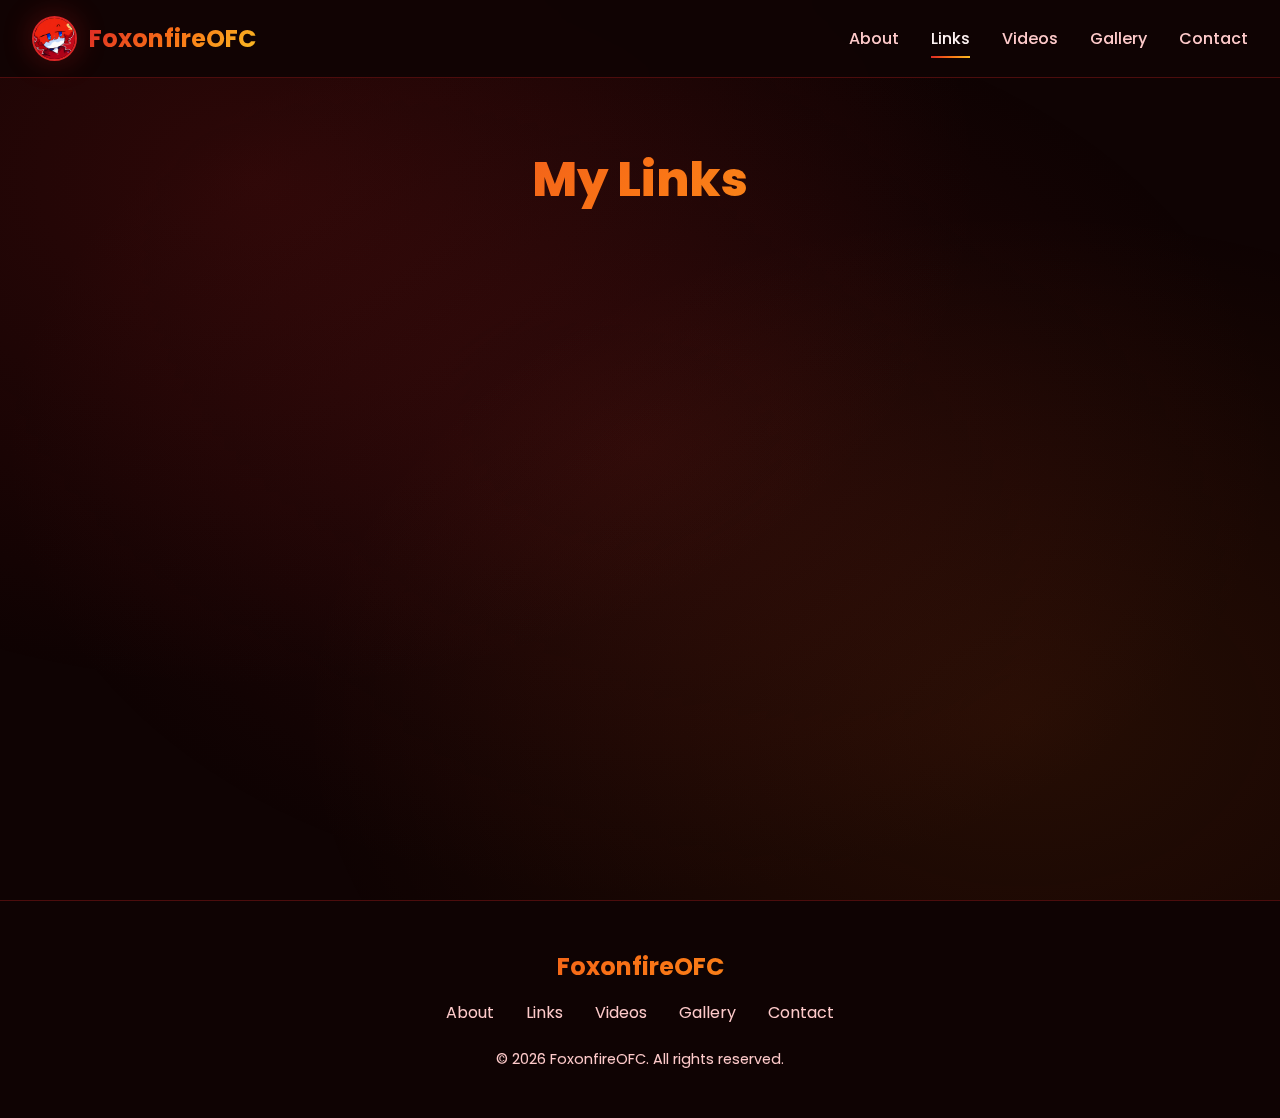
<file: links.html>
<!DOCTYPE html>
<html lang="en">
<head>
    <meta charset="UTF-8">
    <meta name="viewport" content="width=device-width, initial-scale=1.0">
    <meta name="description" content="FoxonfireOFC - All Links">
    <title>FoxonfireOFC | Links</title>
    <link rel="stylesheet" href="css/styles.css">
    <link rel="icon" type="image/png" href="assets/images/avatar.png">
</head>
<body>
    <div class="scroll-indicator"></div>
    <div class="particle-container"></div>

    <nav>
        <div class="nav-container">
            <a href="index.html" class="logo">
                <img src="assets/images/avatar.png" alt="FoxonfireOFC Logo" class="logo-img">
                <span class="logo-text">FoxonfireOFC</span>
            </a>
            <ul class="nav-links">
                <li><a href="index.html">About</a></li>
                <li><a href="links.html" class="active">Links</a></li>
                <li><a href="videos.html">Videos</a></li>
                <li><a href="gallery.html">Gallery</a></li>
                <li><a href="contact.html">Contact</a></li>
            </ul>
            <div class="mobile-menu-btn">
                <span></span>
                <span></span>
                <span></span>
            </div>
        </div>
    </nav>

    <main>
        <div class="page-header">
            <h1>My Links</h1>
            <p>Connect with me across all platforms</p>
        </div>

        <section class="section">
            <div class="links-grid" id="linksContainer">
            </div>
        </section>
    </main>

    <footer>
        <div class="footer-content">
            <div class="footer-logo">FoxonfireOFC</div>
            <div class="footer-links">
                <a href="index.html">About</a>
                <a href="links.html">Links</a>
                <a href="videos.html">Videos</a>
                <a href="gallery.html">Gallery</a>
                <a href="contact.html">Contact</a>
            </div>
            <p class="footer-copyright">&copy; 2026 FoxonfireOFC. All rights reserved.</p>
        </div>
    </footer>

    <script src="js/app.js"></script>
    <script>
        function getIconSVG(iconName) {
            const icons = {
                youtube: '<path d="M23.498 6.186a3.016 3.016 0 0 0-2.122-2.136C19.505 3.545 12 3.545 12 3.545s-7.505 0-9.377.505A3.017 3.017 0 0 0 .502 6.186C0 8.07 0 12 0 12s0 3.93.502 5.814a3.016 3.016 0 0 0 2.122 2.136c1.871.505 9.376.505 9.376.505s7.505 0 9.377-.505a3.015 3.015 0 0 0 2.122-2.136C24 15.93 24 12 24 12s0-3.93-.502-5.814zM9.545 15.568V8.432L15.818 12l-6.273 3.568z"/>',
                twitch: '<path d="M11.571 4.714h1.715v5.143H11.57zm4.715 0H18v5.143h-1.714zM6 0L1.714 4.286v15.428h5.143V24l4.286-4.286h3.428L22.286 12V0zm14.571 11.143l-3.428 3.428h-3.429l-3 3v-3H6.857V1.714h13.714Z"/>',
                discord: '<path d="M20.317 4.3698a19.7913 19.7913 0 00-4.8851-1.5152.0741.0741 0 00-.0785.0371c-.211.3753-.4447.8648-.6083 1.2495-1.8447-.2762-3.68-.2762-5.4868 0-.1636-.3933-.4058-.8742-.6177-1.2495a.077.077 0 00-.0785-.037 19.7363 19.7363 0 00-4.8852 1.515.0699.0699 0 00-.0321.0277C.5334 9.0458-.319 13.5799.0992 18.0578a.0824.0824 0 00.0312.0561c2.0528 1.5076 4.0413 2.4228 5.9929 3.0294a.0777.0777 0 00.0842-.0276c.4616-.6304.8731-1.2952 1.226-1.9942a.076.076 0 00-.0416-.1057c-.6528-.2476-1.2743-.5495-1.8722-.8923a.077.077 0 01-.0076-.1277c.1258-.0943.2517-.1923.3718-.2914a.0743.0743 0 01.0776-.0105c3.9278 1.7933 8.18 1.7933 12.0614 0a.0739.0739 0 01.0785.0095c.1202.099.246.1981.3728.2924a.077.077 0 01-.0066.1276 12.2986 12.2986 0 01-1.873.8914.0766.0766 0 00-.0407.1067c.3604.698.7719 1.3628 1.225 1.9932a.076.076 0 00.0842.0286c1.961-.6067 3.9495-1.5219 6.0023-3.0294a.077.077 0 00.0313-.0552c.5004-5.177-.8382-9.6739-3.5485-13.6604a.061.061 0 00-.0312-.0286zM8.02 15.3312c-1.1825 0-2.1569-1.0857-2.1569-2.419 0-1.3332.9555-2.4189 2.157-2.4189 1.2108 0 2.1757 1.0952 2.1568 2.419 0 1.3332-.9555 2.4189-2.1569 2.4189zm7.9748 0c-1.1825 0-2.1569-1.0857-2.1569-2.419 0-1.3332.9554-2.4189 2.1569-2.4189 1.2108 0 2.1757 1.0952 2.1568 2.419 0 1.3332-.946 2.4189-2.1568 2.4189Z"/>',
                twitter: '<path d="M18.244 2.25h3.308l-7.227 8.26 8.502 11.24H16.17l-5.214-6.817L4.99 21.75H1.68l7.73-8.835L1.254 2.25H8.08l4.713 6.231zm-1.161 17.52h1.833L7.084 4.126H5.117z"/>',
                instagram: '<path d="M12 2.163c3.204 0 3.584.012 4.85.07 3.252.148 4.771 1.691 4.919 4.919.058 1.265.069 1.645.069 4.849 0 3.205-.012 3.584-.069 4.849-.149 3.225-1.664 4.771-4.919 4.919-1.266.058-1.644.07-4.85.07-3.204 0-3.584-.012-4.849-.07-3.26-.149-4.771-1.699-4.919-4.92-.058-1.265-.07-1.644-.07-4.849 0-3.204.013-3.583.07-4.849.149-3.227 1.664-4.771 4.919-4.919 1.266-.057 1.645-.069 4.849-.069zm0-2.163c-3.259 0-3.667.014-4.947.072-4.358.2-6.78 2.618-6.98 6.98-.059 1.281-.073 1.689-.073 4.948 0 3.259.014 3.668.072 4.948.2 4.358 2.618 6.78 6.98 6.98 1.281.058 1.689.072 4.948.072 3.259 0 3.668-.014 4.948-.072 4.354-.2 6.782-2.618 6.979-6.98.059-1.28.073-1.689.073-4.948 0-3.259-.014-3.667-.072-4.947-.196-4.354-2.617-6.78-6.979-6.98-1.281-.059-1.69-.073-4.949-.073zm0 5.838c-3.403 0-6.162 2.759-6.162 6.162s2.759 6.163 6.162 6.163 6.162-2.759 6.162-6.163c0-3.403-2.759-6.162-6.162-6.162zm0 10.162c-2.209 0-4-1.79-4-4 0-2.209 1.791-4 4-4s4 1.791 4 4c0 2.21-1.791 4-4 4zm6.406-11.845c-.796 0-1.441.645-1.441 1.44s.645 1.44 1.441 1.44c.795 0 1.439-.645 1.439-1.44s-.644-1.44-1.439-1.44z"/>',
                tiktok: '<path d="M12.525.02c1.31-.02 2.61-.01 3.91-.02.08 1.53.63 3.09 1.75 4.17 1.12 1.11 2.7 1.62 4.24 1.79v4.03c-1.44-.05-2.89-.35-4.2-.97-.57-.26-1.1-.59-1.62-.93-.01 2.92.01 5.84-.02 8.75-.08 1.4-.54 2.79-1.35 3.94-1.31 1.92-3.58 3.17-5.91 3.21-1.43.08-2.86-.31-4.08-1.03-2.02-1.19-3.44-3.37-3.65-5.71-.02-.5-.03-1-.01-1.49.18-1.9 1.12-3.72 2.58-4.96 1.66-1.44 3.98-2.13 6.15-1.72.02 1.48-.04 2.96-.04 4.44-.99-.32-2.15-.23-3.02.37-.63.41-1.11 1.04-1.36 1.75-.21.51-.15 1.07-.14 1.61.24 1.64 1.82 3.02 3.5 2.87 1.12-.01 2.19-.66 2.77-1.61.19-.33.4-.67.41-1.06.1-1.79.06-3.57.07-5.36.01-4.03-.01-8.05.02-12.07z"/>'
            };
            return icons[iconName] || icons.youtube;
        }

        function loadLinks() {
            const savedData = localStorage.getItem('foxonfireAdmin');
            let links = [];
            
            if (savedData) {
                const data = JSON.parse(savedData);
                links = data.links;
            } else {
                links = [
                    {name: 'YouTube', description: 'Watch my latest videos and content', url: 'https://youtube.com/@FoxonfireOFCofc', icon: 'youtube'},
                    {name: 'Twitch', description: 'Catch my live streams', url: '#', icon: 'twitch'},
                    {name: 'Discord', description: 'Join the community server', url: '#', icon: 'discord'},
                    {name: 'Twitter / X', description: 'Follow for updates and thoughts', url: '#', icon: 'twitter'},
                    {name: 'Instagram', description: 'Behind the scenes content', url: '#', icon: 'instagram'},
                    {name: 'TikTok', description: 'Short clips and highlights', url: '#', icon: 'tiktok'}
                ];
            }

            const container = document.getElementById('linksContainer');
            container.innerHTML = links.map(link => `
                <a href="${link.url}" target="_blank" class="link-card">
                    <div class="link-icon">
                        <svg width="24" height="24" viewBox="0 0 24 24" fill="white">
                            ${getIconSVG(link.icon)}
                        </svg>
                    </div>
                    <div class="link-info">
                        <h3>${link.name}</h3>
                        <p>${link.description}</p>
                    </div>
                </a>
            `).join('');
        }

        loadLinks();
    </script>
</body>
</html>
</file>
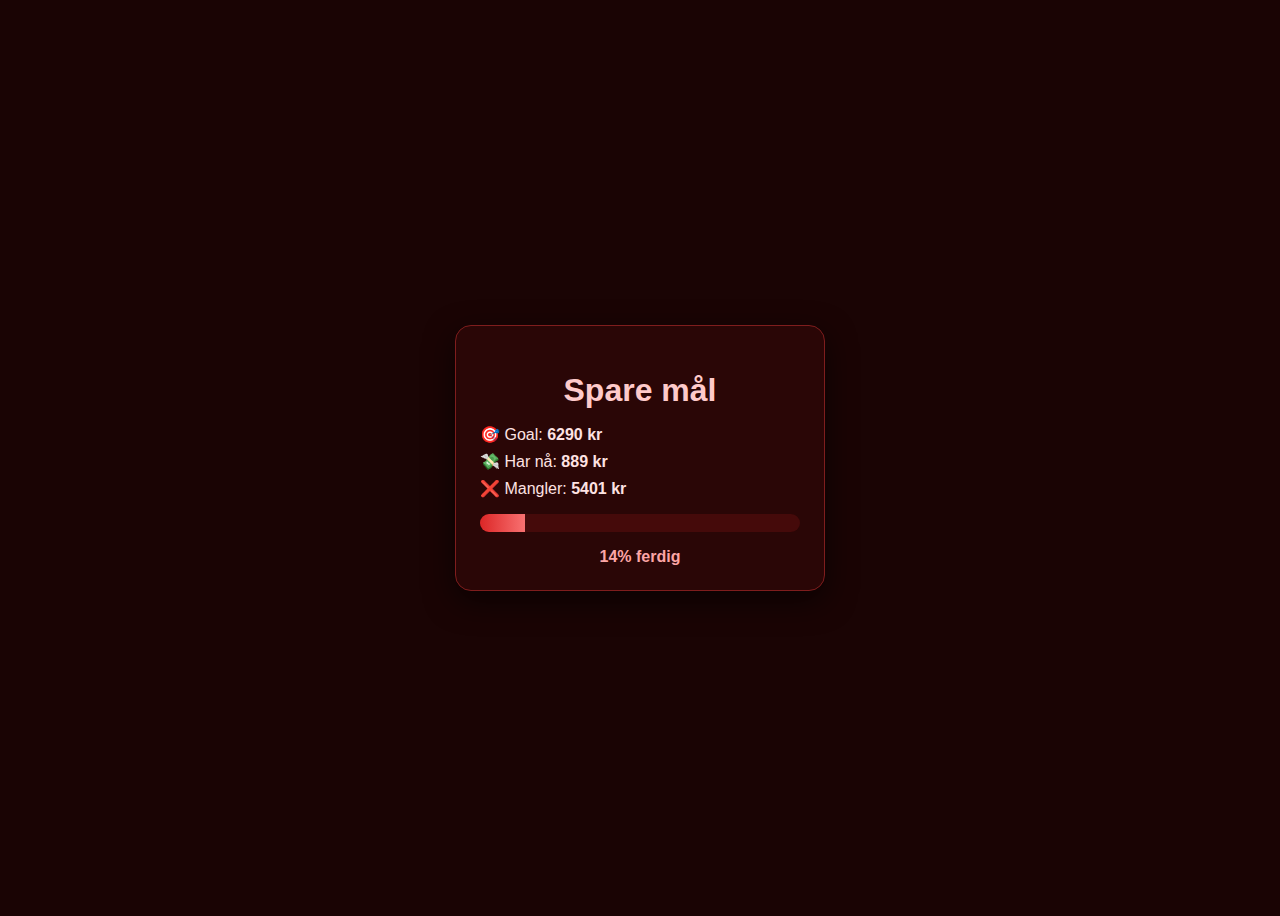
<file: Mål.html>
<!DOCTYPE html>
<html lang="no">
<head>
  <meta charset="UTF-8">
  <title>Spare mål</title>
  <style>
    body {
      font-family: Arial, sans-serif;
      background: #1a0404;
      color: #fee2e2;
      display: flex;
      justify-content: center;
      align-items: center;
      height: 100vh;
    }

    .card {
      background: #2a0606;
      padding: 24px;
      border-radius: 16px;
      width: 320px;
      box-shadow: 0 10px 30px rgba(0,0,0,0.6);
      border: 1px solid #7f1d1d;
    }

    h1 {
      text-align: center;
      margin-bottom: 16px;
      color: #fecaca;
    }

    .stat {
      margin: 8px 0;
      font-size: 16px;
    }

    .progress-container {
      background: #450a0a;
      border-radius: 999px;
      overflow: hidden;
      height: 18px;
      margin: 16px 0;
    }

    .progress-bar {
      background: linear-gradient(90deg, #dc2626, #f87171);
      height: 100%;
      width: 0%;
      transition: width 0.5s ease;
    }

    .percent {
      text-align: center;
      font-weight: bold;
      margin-top: 8px;
      color: #fca5a5;
    }
  </style>
</head>
<body>

  <div class="card">
    <h1> Spare mål</h1>

    <div class="stat">🎯 Goal: <strong>6290 kr</strong></div>
    <div class="stat">💸 Har nå: <strong>889 kr</strong></div>
    <div class="stat">❌ Mangler: <strong id="mangler"></strong></div>

    <div class="progress-container">
      <div class="progress-bar" id="progress"></div>
    </div>

    <div class="percent" id="prosent"></div>
  </div>

  <script>
    const goal = 6290;
    const har = 889;

    const prosent = Math.round((har / goal) * 100);
    const mangler = goal - har;

    document.getElementById("progress").style.width = prosent + "%";
    document.getElementById("prosent").innerText = prosent + "% ferdig";
    document.getElementById("mangler").innerText = mangler + " kr";
  </script>

</body>
</html>
</file>
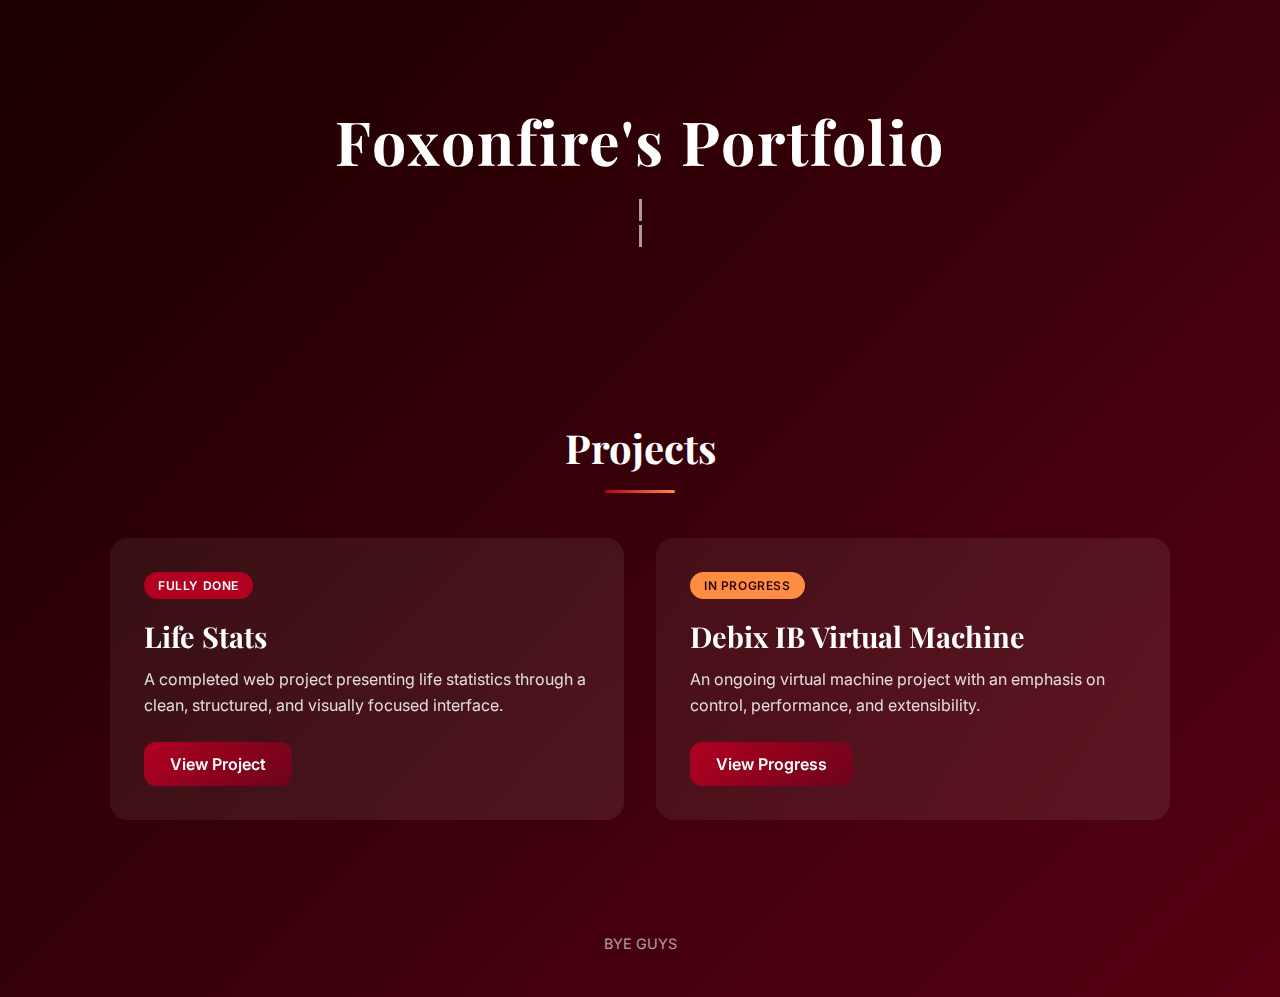
<file: old.html>
<!DOCTYPE html>
<html lang="en">
<head>
  <meta charset="UTF-8" />
  <meta name="viewport" content="width=device-width, initial-scale=1.0"/>
  <title>Foxonfire's Portfolio</title>

  <!-- Google Fonts -->
  <link rel="preconnect" href="https://fonts.googleapis.com">
  <link rel="preconnect" href="https://fonts.gstatic.com" crossorigin>
  <link href="https://fonts.googleapis.com/css2?family=Inter:wght@300;400;500;600&family=Playfair+Display:wght@600;700&display=swap" rel="stylesheet">

  <style>
    /* ---------- Animations ---------- */
    @keyframes gradient {
      0% { background-position: 0% 50%; }
      50% { background-position: 100% 50%; }
      100% { background-position: 0% 50%; }
    }

    @keyframes fadeUp {
      from { opacity: 0; transform: translateY(40px); }
      to { opacity: 1; transform: translateY(0); }
    }

    @keyframes typewriter {
      from { width: 0; }
      to { width: 100%; }
    }

    @keyframes blink {
      50% { border-color: transparent; }
    }

    @keyframes shimmer {
      0% { background-position: -200% 0; }
      100% { background-position: 200% 0; }
    }

    /* ---------- Base ---------- */
    * {
      margin: 0;
      padding: 0;
      box-sizing: border-box;
    }

    body {
      min-height: 100vh;
      font-family: "Inter", sans-serif;
      background: linear-gradient(-45deg, #1a0000, #3b0000, #6b0018, #1a0000);
      background-size: 400% 400%;
      animation: gradient 15s ease infinite;
      color: #ffffff;
    }

    /* ---------- Header ---------- */
    header {
      text-align: center;
      padding: 100px 20px;
    }

    header h1 {
      font-family: "Playfair Display", serif;
      font-size: 3.8rem;
      letter-spacing: 2px;
      margin-bottom: 18px;
      animation: fadeUp 1.2s ease forwards;
    }

    .typing {
      display: inline-block;
      overflow: hidden;
      white-space: nowrap;
      border-right: 3px solid rgba(255,255,255,0.7);
      width: 0;
      font-size: 1.15rem;
      opacity: 0.85;
    }

    .typing.first {
      animation:
        typewriter 2.4s steps(40, end) forwards,
        blink 0.8s step-end infinite;
    }

    .typing.second {
      animation:
        typewriter 1.2s steps(12, end) 0.3s forwards,
        blink 0.8s step-end infinite;
    }

    /* ---------- Section ---------- */
    section {
      max-width: 1100px;
      margin: auto;
      padding: 70px 20px;
    }

    h2 {
      font-family: "Playfair Display", serif;
      font-size: 2.5rem;
      margin-bottom: 45px;
      text-align: center;
      position: relative;
      animation: fadeUp 1s ease forwards;
    }

    h2::after {
      content: "";
      display: block;
      width: 70px;
      height: 3px;
      background: linear-gradient(90deg, #b00020, #ff8c42);
      margin: 16px auto 0;
      border-radius: 999px;
    }

    /* ---------- Projects ---------- */
    .projects {
      display: grid;
      grid-template-columns: repeat(auto-fit, minmax(300px, 1fr));
      gap: 32px;
    }

    .card {
      background: rgba(255, 255, 255, 0.06);
      border-radius: 18px;
      padding: 34px;
      backdrop-filter: blur(14px);
      animation: fadeUp 1s ease forwards;
      transition: transform 0.4s ease, box-shadow 0.4s ease;
      position: relative;
      overflow: hidden;
    }

    .card::before {
      content: "";
      position: absolute;
      inset: 0;
      background: linear-gradient(
        120deg,
        transparent,
        rgba(255,255,255,0.15),
        transparent
      );
      background-size: 200% 100%;
      animation: shimmer 4s infinite;
      opacity: 0.15;
      pointer-events: none;
    }

    .card:hover {
      transform: translateY(-12px);
      box-shadow: 0 25px 70px rgba(0, 0, 0, 0.45);
    }

    .card h3 {
      font-family: "Playfair Display", serif;
      font-size: 1.8rem;
      margin-bottom: 12px;
    }

    .status {
      display: inline-block;
      padding: 6px 14px;
      border-radius: 999px;
      font-size: 0.75rem;
      margin-bottom: 18px;
      font-weight: 600;
      letter-spacing: 0.6px;
    }

    .done {
      background: #b00020;
      color: #ffffff;
    }

    .progress {
      background: #ff8c42;
      color: #2b0000;
    }

    .card p {
      opacity: 0.85;
      margin-bottom: 24px;
      line-height: 1.6;
    }

    .card a {
      text-decoration: none;
      color: #ffffff;
      font-weight: 600;
      padding: 12px 26px;
      border-radius: 12px;
      background: linear-gradient(135deg, #b00020, #6b0018);
      transition: transform 0.3s ease, box-shadow 0.3s ease;
      display: inline-block;
    }

    .card a:hover {
      transform: scale(1.08);
      box-shadow: 0 12px 35px rgba(176, 0, 32, 0.6);
    }

    /* ---------- Footer ---------- */
    footer {
      text-align: center;
      padding: 45px;
      font-size: 0.9rem;
      opacity: 0.6;
    }
  </style>
</head>
<body>

  <header>
    <h1>Foxonfire's Portfolio</h1>
    <p class="typing first">Projects focused on functionality</p><br>
    <p class="typing second">and design</p>
  </header>

  <section>
    <h2>Projects</h2>

    <div class="projects">
      <div class="card">
        <span class="status done">FULLY DONE</span>
        <h3>Life Stats</h3>
        <p>A completed web project presenting life statistics through a clean, structured, and visually focused interface.</p>
        <a href="https://share.google/jujWVsLIGdvnvxSqr" target="_blank">View Project</a>
      </div>

      <div class="card">
        <span class="status progress">IN PROGRESS</span>
        <h3>Debix IB Virtual Machine</h3>
        <p>An ongoing virtual machine project with an emphasis on control, performance, and extensibility.</p>
        <a href="https://share.google/0i6fwYTXbVH1OGPJt" target="_blank">View Progress</a>
      </div>
    </div>
  </section>

  <footer>
    BYE GUYS
  </footer>

</body>
</html>
</file>
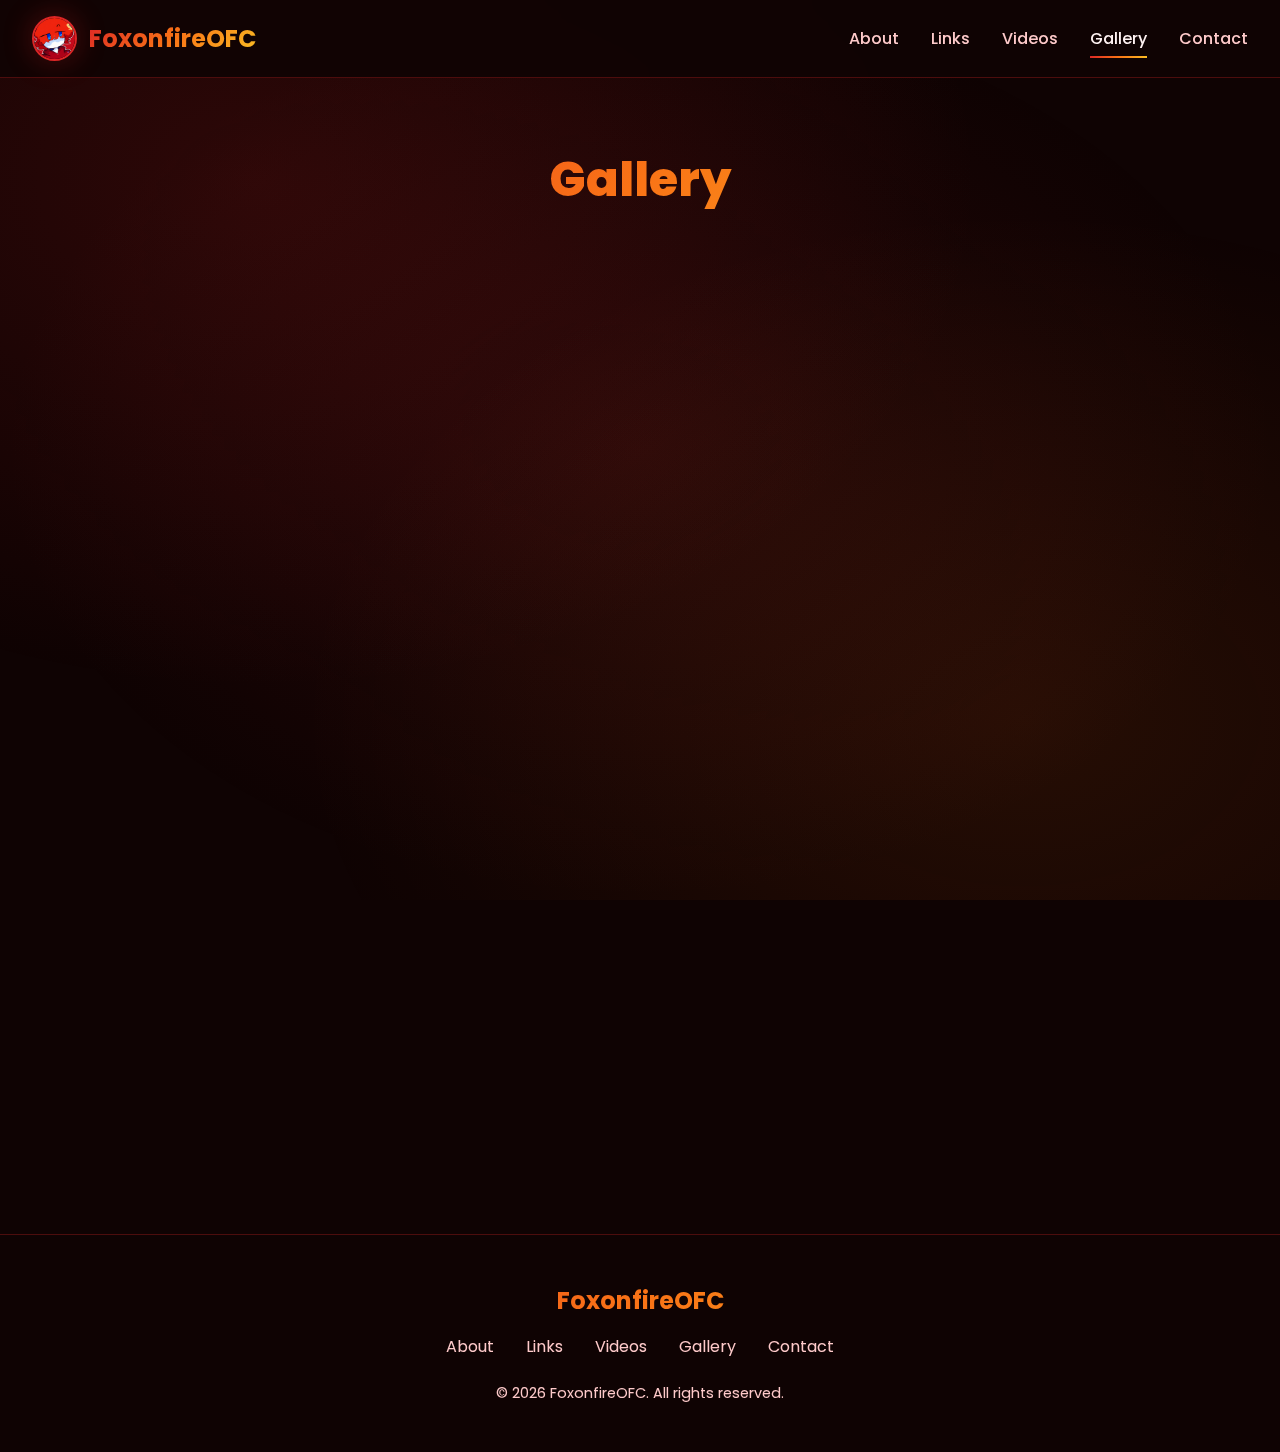
<file: oldgallery.html>
<!DOCTYPE html>
<html lang="en">
<head>
    <meta charset="UTF-8">
    <meta name="viewport" content="width=device-width, initial-scale=1.0">
    <meta name="description" content="FoxonfireOFC - Gallery">
    <title>FoxonfireOFC | Gallery</title>
    <link rel="stylesheet" href="css/styles.css">
    <link rel="icon" type="image/png" href="assets/images/avatar.png">
</head>
<body>
    <div class="scroll-indicator"></div>
    <div class="particle-container"></div>

    <nav>
        <div class="nav-container">
            <a href="index.html" class="logo">
                <img src="assets/images/avatar.png" alt="FoxonfireOFC Logo" class="logo-img">
                <span class="logo-text">FoxonfireOFC</span>
            </a>
            <ul class="nav-links">
                <li><a href="index.html">About</a></li>
                <li><a href="links.html">Links</a></li>
                <li><a href="videos.html">Videos</a></li>
                <li><a href="gallery.html" class="active">Gallery</a></li>
                <li><a href="contact.html">Contact</a></li>
            </ul>
            <div class="mobile-menu-btn">
                <span></span>
                <span></span>
                <span></span>
            </div>
        </div>
    </nav>

    <main>
        <div class="page-header">
            <h1>Gallery</h1>
            <p>Art, screenshots, and memories</p>
        </div>

        <section class="section">
            <div class="gallery-grid">
                <div class="gallery-item">
                    <img src="assets/images/avatar.png" alt="FoxonfireOFC Avatar">
                    <div class="gallery-overlay">
                        <h3>Chibi Avatar</h3>
                    </div>
                </div>

                <div class="gallery-item">
                    <img src="assets/images/profile.png" alt="FoxonfireOFC Profile Art">
                    <div class="gallery-overlay">
                        <h3>Profile Art</h3>
                    </div>
                </div>

                <div class="gallery-item">
                    <img src="assets/images/banner.png" alt="YouTube Banner">
                    <div class="gallery-overlay">
                        <h3>YouTube Banner</h3>
                    </div>
                </div>

                <div class="gallery-item">
                    <img src="assets/images/minecraft-skin.png" alt="Minecraft Skin">
                    <div class="gallery-overlay">
                        <h3>Minecraft Skin</h3>
                    </div>
                </div>

                <div class="gallery-item">
                    <img src="assets/images/avatar.png" alt="Gallery Image">
                    <div class="gallery-overlay">
                        <h3>Fire Fox Art</h3>
                    </div>
                </div>

                <div class="gallery-item">
                    <img src="assets/images/profile.png" alt="Gallery Image">
                    <div class="gallery-overlay">
                        <h3>Character Design</h3>
                    </div>
                </div>
            </div>
        </section>
    </main>

    <footer>
        <div class="footer-content">
            <div class="footer-logo">FoxonfireOFC</div>
            <div class="footer-links">
                <a href="index.html">About</a>
                <a href="links.html">Links</a>
                <a href="videos.html">Videos</a>
                <a href="gallery.html">Gallery</a>
                <a href="contact.html">Contact</a>
            </div>
            <p class="footer-copyright">&copy; 2026 FoxonfireOFC. All rights reserved.</p>
        </div>
    </footer>

    <script src="js/app.js"></script>
</body>
</html>
</file>
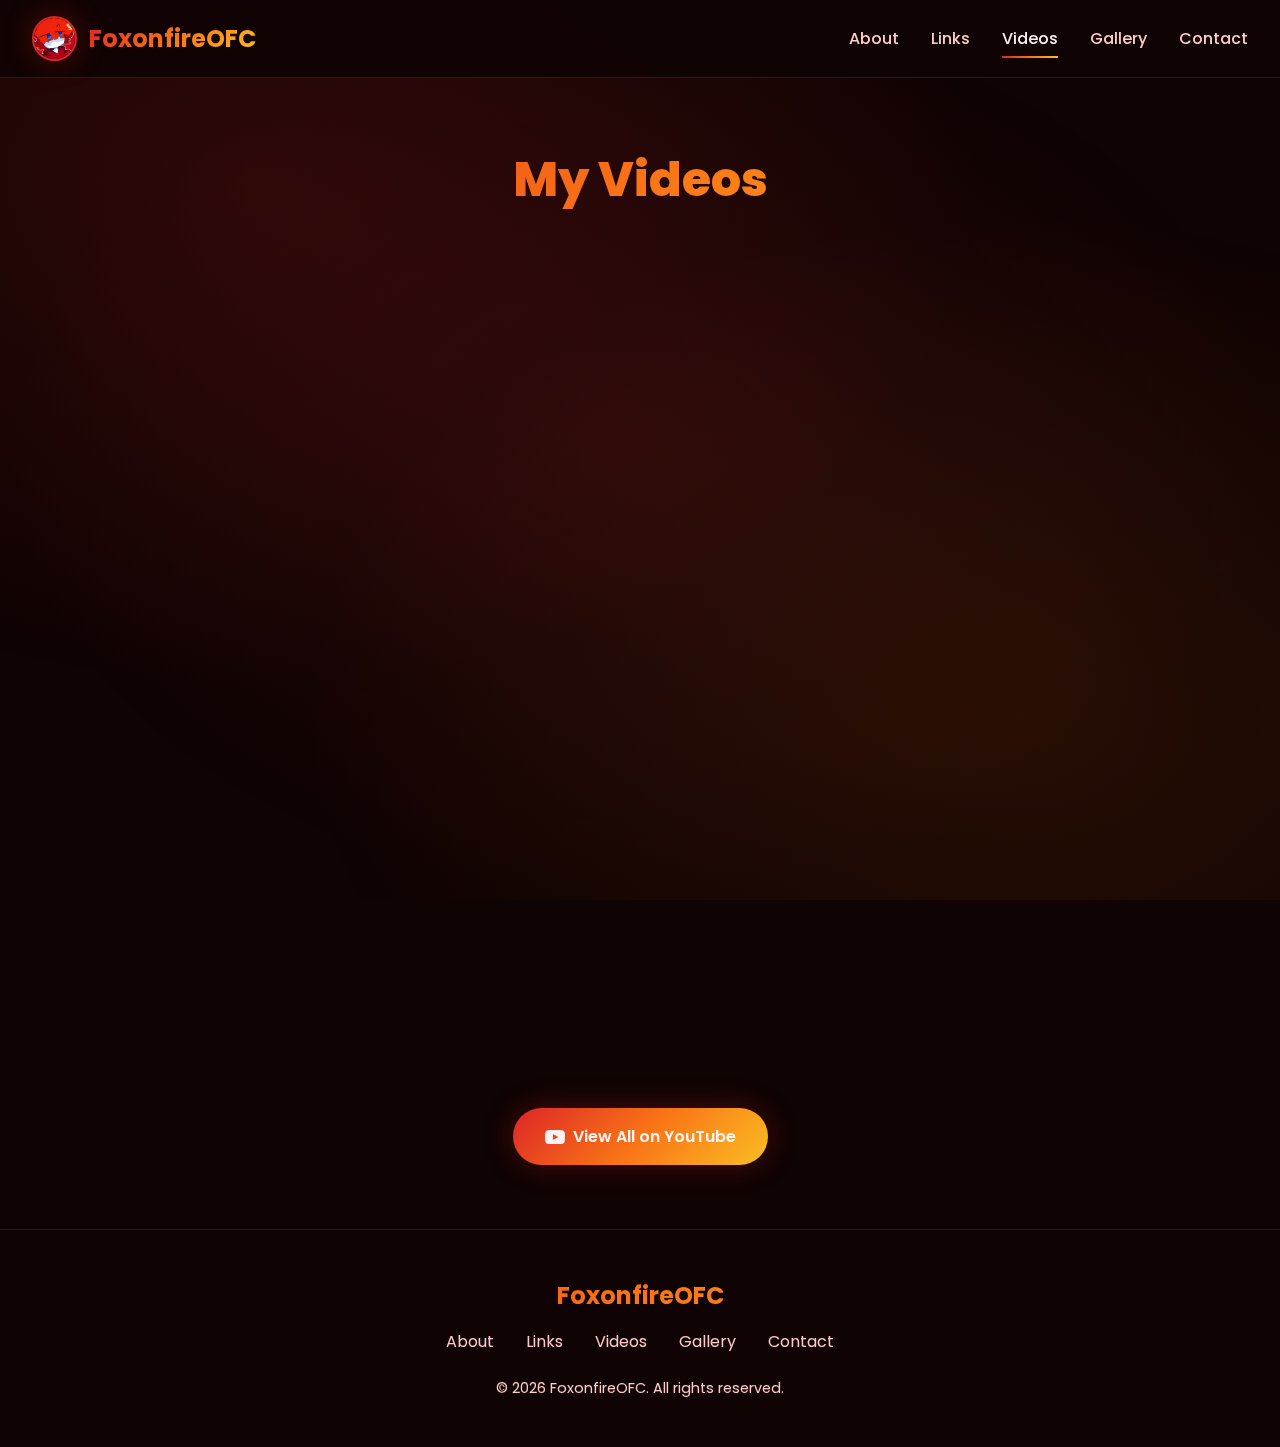
<file: oldvideos.html>
<!DOCTYPE html>
<html lang="en">
<head>
    <meta charset="UTF-8">
    <meta name="viewport" content="width=device-width, initial-scale=1.0">
    <meta name="description" content="FoxonfireOFC - My Videos">
    <title>FoxonfireOFC | Videos</title>
    <link rel="stylesheet" href="css/styles.css">
    <link rel="icon" type="image/png" href="assets/images/avatar.png">
</head>
<body>
    <div class="scroll-indicator"></div>
    <div class="particle-container"></div>

    <nav>
        <div class="nav-container">
            <a href="index.html" class="logo">
                <img src="assets/images/avatar.png" alt="FoxonfireOFC Logo" class="logo-img">
                <span class="logo-text">FoxonfireOFC</span>
            </a>
            <ul class="nav-links">
                <li><a href="index.html">About</a></li>
                <li><a href="links.html">Links</a></li>
                <li><a href="videos.html" class="active">Videos</a></li>
                <li><a href="gallery.html">Gallery</a></li>
                <li><a href="contact.html">Contact</a></li>
            </ul>
            <div class="mobile-menu-btn">
                <span></span>
                <span></span>
                <span></span>
            </div>
        </div>
    </nav>

    <main>
        <div class="page-header">
            <h1>My Videos</h1>
            <p>Check out my latest content</p>
        </div>

        <section class="section">
            <div class="videos-grid">
                <div class="video-card" data-video-url="https://youtube.com/@FoxonfireOFCofc">
                    <div class="video-thumbnail">
                        <img src="assets/images/banner.png" alt="Video Thumbnail">
                        <div class="video-play-btn"></div>
                    </div>
                    <div class="video-info">
                        <h3>Welcome to FoxonfireOFC!</h3>
                        <p>Introduction to my channel</p>
                    </div>
                </div>

                <div class="video-card" data-video-url="https://youtube.com/@FoxonfireOFCofc">
                    <div class="video-thumbnail">
                        <img src="assets/images/minecraft-skin.png" alt="Video Thumbnail">
                        <div class="video-play-btn"></div>
                    </div>
                    <div class="video-info">
                        <h3>Minecraft Adventures</h3>
                        <p>Epic builds and exploration</p>
                    </div>
                </div>

                <div class="video-card" data-video-url="https://youtube.com/@FoxonfireOFCofc">
                    <div class="video-thumbnail">
                        <img src="assets/images/profile.png" alt="Video Thumbnail">
                        <div class="video-play-btn"></div>
                    </div>
                    <div class="video-info">
                        <h3>Art Stream Highlights</h3>
                        <p>Best moments from drawing streams</p>
                    </div>
                </div>

                <div class="video-card" data-video-url="https://youtube.com/@FoxonfireOFCofc">
                    <div class="video-thumbnail">
                        <img src="assets/images/avatar.png" alt="Video Thumbnail">
                        <div class="video-play-btn"></div>
                    </div>
                    <div class="video-info">
                        <h3>Gaming Compilation</h3>
                        <p>Funny moments and wins</p>
                    </div>
                </div>

                <div class="video-card" data-video-url="https://youtube.com/@FoxonfireOFCofc">
                    <div class="video-thumbnail">
                        <img src="assets/images/banner.png" alt="Video Thumbnail">
                        <div class="video-play-btn"></div>
                    </div>
                    <div class="video-info">
                        <h3>Q&A Session</h3>
                        <p>Answering your questions</p>
                    </div>
                </div>

                <div class="video-card" data-video-url="https://youtube.com/@FoxonfireOFCofc">
                    <div class="video-thumbnail">
                        <img src="assets/images/profile.png" alt="Video Thumbnail">
                        <div class="video-play-btn"></div>
                    </div>
                    <div class="video-info">
                        <h3>Behind the Scenes</h3>
                        <p>How I create content</p>
                    </div>
                </div>
            </div>

            <div style="text-align: center; margin-top: 3rem;">
                <a href="https://youtube.com/@FoxonfireOFCofc" target="_blank" class="btn">
                    <svg width="20" height="20" viewBox="0 0 24 24" fill="currentColor">
                        <path d="M23.498 6.186a3.016 3.016 0 0 0-2.122-2.136C19.505 3.545 12 3.545 12 3.545s-7.505 0-9.377.505A3.017 3.017 0 0 0 .502 6.186C0 8.07 0 12 0 12s0 3.93.502 5.814a3.016 3.016 0 0 0 2.122 2.136c1.871.505 9.376.505 9.376.505s7.505 0 9.377-.505a3.015 3.015 0 0 0 2.122-2.136C24 15.93 24 12 24 12s0-3.93-.502-5.814zM9.545 15.568V8.432L15.818 12l-6.273 3.568z"/>
                    </svg>
                    View All on YouTube
                </a>
            </div>
        </section>
    </main>

    <footer>
        <div class="footer-content">
            <div class="footer-logo">FoxonfireOFC</div>
            <div class="footer-links">
                <a href="index.html">About</a>
                <a href="links.html">Links</a>
                <a href="videos.html">Videos</a>
                <a href="gallery.html">Gallery</a>
                <a href="contact.html">Contact</a>
            </div>
            <p class="footer-copyright">&copy; 2026 FoxonfireOFC. All rights reserved.</p>
        </div>
    </footer>

    <script src="js/app.js"></script>
</body>
</html>
</file>
<file: css/styles.css>
@import url('https://fonts.googleapis.com/css2?family=Poppins:wght@300;400;500;600;700;800&display=swap');

* {
    margin: 0;
    padding: 0;
    box-sizing: border-box;
}

:root {
    --primary-red: #dc2626;
    --dark-red: #991b1b;
    --darker-red: #7f1d1d;
    --accent-red: #ef4444;
    --light-red: #fca5a5;
    --bg-dark: #1a0505;
    --bg-darker: #0f0303;
    --text-light: #fef2f2;
    --text-muted: #fecaca;
    --gradient-fire: linear-gradient(135deg, #dc2626 0%, #f97316 50%, #fbbf24 100%);
    --shadow-red: 0 0 30px rgba(220, 38, 38, 0.3);
    --shadow-glow: 0 0 60px rgba(239, 68, 68, 0.4);
}

html {
    scroll-behavior: smooth;
}

body {
    font-family: 'Poppins', sans-serif;
    background: var(--bg-darker);
    color: var(--text-light);
    min-height: 100vh;
    overflow-x: hidden;
    position: relative;
}

body::before {
    content: '';
    position: fixed;
    top: 0;
    left: 0;
    width: 100%;
    height: 100%;
    background:
        radial-gradient(ellipse at 20% 20%, rgba(220, 38, 38, 0.15) 0%, transparent 50%),
        radial-gradient(ellipse at 80% 80%, rgba(249, 115, 22, 0.1) 0%, transparent 50%),
        radial-gradient(ellipse at 50% 50%, rgba(127, 29, 29, 0.2) 0%, transparent 70%);
    pointer-events: none;
    z-index: -1;
}

.particle-container {
    position: fixed;
    top: 0;
    left: 0;
    width: 100%;
    height: 100%;
    pointer-events: none;
    z-index: 0;
    overflow: hidden;
}

.particle {
    position: absolute;
    width: 4px;
    height: 4px;
    background: var(--accent-red);
    border-radius: 50%;
    opacity: 0;
    animation: floatUp 8s infinite;
    box-shadow: 0 0 10px var(--accent-red);
}

@keyframes floatUp {
    0% {
        opacity: 0;
        transform: translateY(100vh) scale(0);
    }
    10% {
        opacity: 1;
    }
    90% {
        opacity: 1;
    }
    100% {
        opacity: 0;
        transform: translateY(-100vh) scale(1);
    }
}

nav {
    position: fixed;
    top: 0;
    left: 0;
    width: 100%;
    padding: 1rem 2rem;
    background: rgba(15, 3, 3, 0.9);
    backdrop-filter: blur(20px);
    z-index: 1000;
    border-bottom: 1px solid rgba(220, 38, 38, 0.3);
    transition: all 0.3s ease;
}

nav.scrolled {
    padding: 0.5rem 2rem;
    box-shadow: var(--shadow-red);
}

.nav-container {
    max-width: 1400px;
    margin: 0 auto;
    display: flex;
    justify-content: space-between;
    align-items: center;
}

.logo {
    display: flex;
    align-items: center;
    gap: 0.75rem;
    text-decoration: none;
    color: var(--text-light);
    font-weight: 700;
    font-size: 1.5rem;
}

.logo-img {
    width: 45px;
    height: 45px;
    border-radius: 50%;
    border: 2px solid var(--primary-red);
    box-shadow: var(--shadow-red);
    transition: transform 0.3s ease;
    object-fit: cover;
}

.logo:hover .logo-img {
    transform: scale(1.1) rotate(5deg);
}

.logo-text {
    background: var(--gradient-fire);
    -webkit-background-clip: text;
    -webkit-text-fill-color: transparent;
    background-clip: text;
}

.nav-links {
    display: flex;
    gap: 2rem;
    list-style: none;
}

.nav-links a {
    color: var(--text-muted);
    text-decoration: none;
    font-weight: 500;
    position: relative;
    padding: 0.5rem 0;
    transition: color 0.3s ease;
}

.nav-links a::after {
    content: '';
    position: absolute;
    bottom: 0;
    left: 0;
    width: 0;
    height: 2px;
    background: var(--gradient-fire);
    transition: width 0.3s ease;
}

.nav-links a:hover,
.nav-links a.active {
    color: var(--text-light);
}

.nav-links a:hover::after,
.nav-links a.active::after {
    width: 100%;
}

.mobile-menu-btn {
    display: none;
    flex-direction: column;
    gap: 5px;
    cursor: pointer;
    padding: 5px;
}

.mobile-menu-btn span {
    width: 25px;
    height: 3px;
    background: var(--text-light);
    border-radius: 3px;
    transition: all 0.3s ease;
}

.mobile-menu-btn.active span:nth-child(1) {
    transform: rotate(45deg) translate(5px, 5px);
}

.mobile-menu-btn.active span:nth-child(2) {
    opacity: 0;
}

.mobile-menu-btn.active span:nth-child(3) {
    transform: rotate(-45deg) translate(7px, -6px);
}

main {
    position: relative;
    z-index: 1;
    min-height: 100vh;
    padding-top: 80px;
}

.hero {
    min-height: calc(100vh - 80px);
    display: flex;
    align-items: center;
    justify-content: center;
    padding: 4rem 2rem;
}

.hero-content {
    max-width: 1200px;
    display: grid;
    grid-template-columns: 1fr 1fr;
    gap: 4rem;
    align-items: center;
}

.hero-text {
    animation: slideInLeft 1s ease forwards;
    opacity: 0;
}

@keyframes slideInLeft {
    from {
        opacity: 0;
        transform: translateX(-50px);
    }
    to {
        opacity: 1;
        transform: translateX(0);
    }
}

.hero-text h1 {
    font-size: 3.5rem;
    font-weight: 800;
    line-height: 1.1;
    margin-bottom: 1.5rem;
}

.hero-text h1 span {
    background: var(--gradient-fire);
    -webkit-background-clip: text;
    -webkit-text-fill-color: transparent;
    background-clip: text;
}

.hero-text p {
    font-size: 1.2rem;
    color: var(--text-muted);
    margin-bottom: 2rem;
    line-height: 1.8;
}

.btn {
    display: inline-flex;
    align-items: center;
    gap: 0.5rem;
    padding: 1rem 2rem;
    background: var(--gradient-fire);
    color: var(--text-light);
    text-decoration: none;
    font-weight: 600;
    border-radius: 50px;
    border: none;
    cursor: pointer;
    transition: all 0.3s ease;
    box-shadow: var(--shadow-red);
}

.btn:hover {
    transform: translateY(-3px);
    box-shadow: var(--shadow-glow);
}

.btn-outline {
    background: transparent;
    border: 2px solid var(--primary-red);
    box-shadow: none;
}

.btn-outline:hover {
    background: var(--primary-red);
    box-shadow: var(--shadow-red);
}

.hero-image {
    display: flex;
    justify-content: center;
    animation: slideInRight 1s ease forwards;
    opacity: 0;
    animation-delay: 0.3s;
}

@keyframes slideInRight {
    from {
        opacity: 0;
        transform: translateX(50px);
    }
    to {
        opacity: 1;
        transform: translateX(0);
    }
}

.profile-img-container {
    position: relative;
    width: 350px;
    height: 350px;
}

.profile-img {
    width: 100%;
    height: 100%;
    object-fit: cover;
    border-radius: 30px;
    border: 4px solid var(--primary-red);
    box-shadow: var(--shadow-glow);
    transition: all 0.5s ease;
}

.profile-img:hover {
    transform: scale(1.05) rotate(2deg);
    border-color: var(--accent-red);
}

.profile-img-container::before {
    content: '';
    position: absolute;
    top: -10px;
    left: -10px;
    right: -10px;
    bottom: -10px;
    background: var(--gradient-fire);
    border-radius: 35px;
    z-index: -1;
    opacity: 0.5;
    animation: pulse 2s infinite;
}

@keyframes pulse {
    0%, 100% {
        opacity: 0.5;
        transform: scale(1);
    }
    50% {
        opacity: 0.8;
        transform: scale(1.02);
    }
}

.page-header {
    text-align: center;
    padding: 4rem 2rem 2rem;
}

.page-header h1 {
    font-size: 3rem;
    font-weight: 800;
    margin-bottom: 1rem;
    background: var(--gradient-fire);
    -webkit-background-clip: text;
    -webkit-text-fill-color: transparent;
    background-clip: text;
    animation: fadeInUp 0.8s ease forwards;
}

.page-header p {
    color: var(--text-muted);
    font-size: 1.2rem;
    animation: fadeInUp 0.8s ease forwards;
    animation-delay: 0.2s;
    opacity: 0;
}

@keyframes fadeInUp {
    from {
        opacity: 0;
        transform: translateY(30px);
    }
    to {
        opacity: 1;
        transform: translateY(0);
    }
}

.section {
    padding: 4rem 2rem;
    max-width: 1200px;
    margin: 0 auto;
}

.links-grid {
    display: grid;
    grid-template-columns: repeat(auto-fit, minmax(300px, 1fr));
    gap: 1.5rem;
    padding: 2rem 0;
}

.link-card {
    background: rgba(220, 38, 38, 0.1);
    border: 1px solid rgba(220, 38, 38, 0.3);
    border-radius: 20px;
    padding: 2rem;
    text-decoration: none;
    color: var(--text-light);
    display: flex;
    align-items: center;
    gap: 1.5rem;
    transition: all 0.4s ease;
    animation: scaleIn 0.6s ease forwards;
    opacity: 0;
}

.link-card:nth-child(1) { animation-delay: 0.1s; }
.link-card:nth-child(2) { animation-delay: 0.2s; }
.link-card:nth-child(3) { animation-delay: 0.3s; }
.link-card:nth-child(4) { animation-delay: 0.4s; }
.link-card:nth-child(5) { animation-delay: 0.5s; }
.link-card:nth-child(6) { animation-delay: 0.6s; }

@keyframes scaleIn {
    from {
        opacity: 0;
        transform: scale(0.9);
    }
    to {
        opacity: 1;
        transform: scale(1);
    }
}

.link-card:hover {
    background: rgba(220, 38, 38, 0.2);
    border-color: var(--primary-red);
    transform: translateY(-5px) scale(1.02);
    box-shadow: var(--shadow-glow);
}

.link-icon {
    width: 60px;
    height: 60px;
    background: var(--gradient-fire);
    border-radius: 15px;
    display: flex;
    align-items: center;
    justify-content: center;
    font-size: 1.5rem;
    flex-shrink: 0;
}

.link-info h3 {
    font-size: 1.2rem;
    margin-bottom: 0.5rem;
}

.link-info p {
    color: var(--text-muted);
    font-size: 0.9rem;
}

.videos-grid {
    display: grid;
    grid-template-columns: repeat(auto-fit, minmax(350px, 1fr));
    gap: 2rem;
    padding: 2rem 0;
}

.video-card {
    background: rgba(220, 38, 38, 0.1);
    border: 1px solid rgba(220, 38, 38, 0.3);
    border-radius: 20px;
    overflow: hidden;
    transition: all 0.4s ease;
    animation: fadeInUp 0.6s ease forwards;
    opacity: 0;
}

.video-card:nth-child(1) { animation-delay: 0.1s; }
.video-card:nth-child(2) { animation-delay: 0.2s; }
.video-card:nth-child(3) { animation-delay: 0.3s; }
.video-card:nth-child(4) { animation-delay: 0.4s; }
.video-card:nth-child(5) { animation-delay: 0.5s; }
.video-card:nth-child(6) { animation-delay: 0.6s; }

.video-card:hover {
    transform: translateY(-10px);
    box-shadow: var(--shadow-glow);
    border-color: var(--primary-red);
}

.video-thumbnail {
    position: relative;
    aspect-ratio: 16/9;
    overflow: hidden;
}

.video-thumbnail img {
    width: 100%;
    height: 100%;
    object-fit: cover;
    transition: transform 0.5s ease;
}

.video-card:hover .video-thumbnail img {
    transform: scale(1.1);
}

.video-play-btn {
    position: absolute;
    top: 50%;
    left: 50%;
    transform: translate(-50%, -50%);
    width: 70px;
    height: 70px;
    background: var(--gradient-fire);
    border-radius: 50%;
    display: flex;
    align-items: center;
    justify-content: center;
    opacity: 0;
    transition: all 0.3s ease;
    box-shadow: var(--shadow-glow);
}

.video-play-btn::after {
    content: '';
    width: 0;
    height: 0;
    border-style: solid;
    border-width: 12px 0 12px 20px;
    border-color: transparent transparent transparent white;
    margin-left: 5px;
}

.video-card:hover .video-play-btn {
    opacity: 1;
}

.video-info {
    padding: 1.5rem;
}

.video-info h3 {
    font-size: 1.1rem;
    margin-bottom: 0.5rem;
    line-height: 1.4;
}

.video-info p {
    color: var(--text-muted);
    font-size: 0.9rem;
}

.gallery-grid {
    display: grid;
    grid-template-columns: repeat(auto-fit, minmax(280px, 1fr));
    gap: 1.5rem;
    padding: 2rem 0;
}

.gallery-item {
    position: relative;
    aspect-ratio: 1;
    border-radius: 20px;
    overflow: hidden;
    cursor: pointer;
    animation: scaleIn 0.6s ease forwards;
    opacity: 0;
}

.gallery-item:nth-child(1) { animation-delay: 0.1s; }
.gallery-item:nth-child(2) { animation-delay: 0.2s; }
.gallery-item:nth-child(3) { animation-delay: 0.3s; }
.gallery-item:nth-child(4) { animation-delay: 0.4s; }
.gallery-item:nth-child(5) { animation-delay: 0.5s; }
.gallery-item:nth-child(6) { animation-delay: 0.6s; }

.gallery-item img {
    width: 100%;
    height: 100%;
    object-fit: cover;
    transition: transform 0.5s ease;
}

.gallery-item:hover img {
    transform: scale(1.1);
}

.gallery-overlay {
    position: absolute;
    inset: 0;
    background: linear-gradient(transparent 50%, rgba(15, 3, 3, 0.9));
    display: flex;
    align-items: flex-end;
    padding: 1.5rem;
    opacity: 0;
    transition: opacity 0.3s ease;
}

.gallery-item:hover .gallery-overlay {
    opacity: 1;
}

.gallery-overlay h3 {
    font-size: 1rem;
    transform: translateY(10px);
    transition: transform 0.3s ease;
}

.gallery-item:hover .gallery-overlay h3 {
    transform: translateY(0);
}

.contact-container {
    display: grid;
    grid-template-columns: 1fr 1fr;
    gap: 4rem;
    padding: 2rem 0;
}

.contact-info {
    animation: slideInLeft 0.8s ease forwards;
}

.contact-info h2 {
    font-size: 2rem;
    margin-bottom: 1.5rem;
    background: var(--gradient-fire);
    -webkit-background-clip: text;
    -webkit-text-fill-color: transparent;
    background-clip: text;
}

.contact-info p {
    color: var(--text-muted);
    line-height: 1.8;
    margin-bottom: 2rem;
}

.contact-methods {
    display: flex;
    flex-direction: column;
    gap: 1rem;
}

.contact-method {
    display: flex;
    align-items: center;
    gap: 1rem;
    padding: 1rem;
    background: rgba(220, 38, 38, 0.1);
    border-radius: 15px;
    border: 1px solid rgba(220, 38, 38, 0.2);
    transition: all 0.3s ease;
}

.contact-method:hover {
    border-color: var(--primary-red);
    transform: translateX(10px);
}

.contact-method-icon {
    width: 50px;
    height: 50px;
    background: var(--gradient-fire);
    border-radius: 12px;
    display: flex;
    align-items: center;
    justify-content: center;
    font-size: 1.2rem;
}

.contact-form {
    background: rgba(220, 38, 38, 0.1);
    border: 1px solid rgba(220, 38, 38, 0.3);
    border-radius: 25px;
    padding: 2.5rem;
    animation: slideInRight 0.8s ease forwards;
}

.form-group {
    margin-bottom: 1.5rem;
}

.form-group label {
    display: block;
    margin-bottom: 0.5rem;
    color: var(--text-muted);
    font-weight: 500;
}

.form-group input,
.form-group textarea {
    width: 100%;
    padding: 1rem 1.5rem;
    background: rgba(15, 3, 3, 0.8);
    border: 2px solid rgba(220, 38, 38, 0.3);
    border-radius: 15px;
    color: var(--text-light);
    font-family: inherit;
    font-size: 1rem;
    transition: all 0.3s ease;
}

.form-group input:focus,
.form-group textarea:focus {
    outline: none;
    border-color: var(--primary-red);
    box-shadow: var(--shadow-red);
}

.form-group textarea {
    min-height: 150px;
    resize: vertical;
}

.submit-btn {
    width: 100%;
    padding: 1.2rem;
    font-size: 1.1rem;
}

.lightbox {
    position: fixed;
    inset: 0;
    background: rgba(0, 0, 0, 0.95);
    z-index: 2000;
    display: flex;
    align-items: center;
    justify-content: center;
    opacity: 0;
    visibility: hidden;
    transition: all 0.3s ease;
}

.lightbox.active {
    opacity: 1;
    visibility: visible;
}

.lightbox img {
    max-width: 90%;
    max-height: 90vh;
    object-fit: contain;
    border-radius: 10px;
    transform: scale(0.9);
    transition: transform 0.3s ease;
}

.lightbox.active img {
    transform: scale(1);
}

.lightbox-close {
    position: absolute;
    top: 2rem;
    right: 2rem;
    width: 50px;
    height: 50px;
    background: var(--primary-red);
    border: none;
    border-radius: 50%;
    color: white;
    font-size: 1.5rem;
    cursor: pointer;
    transition: all 0.3s ease;
}

.lightbox-close:hover {
    background: var(--accent-red);
    transform: rotate(90deg);
}

footer {
    background: rgba(15, 3, 3, 0.9);
    border-top: 1px solid rgba(220, 38, 38, 0.3);
    padding: 3rem 2rem;
    text-align: center;
    position: relative;
    z-index: 1;
}

.footer-content {
    max-width: 1200px;
    margin: 0 auto;
}

.footer-logo {
    font-size: 1.5rem;
    font-weight: 700;
    background: var(--gradient-fire);
    -webkit-background-clip: text;
    -webkit-text-fill-color: transparent;
    background-clip: text;
    margin-bottom: 1rem;
}

.footer-links {
    display: flex;
    justify-content: center;
    gap: 2rem;
    margin-bottom: 1.5rem;
}

.footer-links a {
    color: var(--text-muted);
    text-decoration: none;
    transition: color 0.3s ease;
}

.footer-links a:hover {
    color: var(--text-light);
}

.footer-copyright {
    color: var(--text-muted);
    font-size: 0.9rem;
}

@media (max-width: 968px) {
    .hero-content {
        grid-template-columns: 1fr;
        text-align: center;
    }

    .hero-text h1 {
        font-size: 2.5rem;
    }

    .profile-img-container {
        width: 280px;
        height: 280px;
    }

    .contact-container {
        grid-template-columns: 1fr;
    }

    .nav-links {
        display: none;
        position: absolute;
        top: 100%;
        left: 0;
        width: 100%;
        background: rgba(15, 3, 3, 0.98);
        flex-direction: column;
        padding: 2rem;
        gap: 1rem;
        border-bottom: 1px solid rgba(220, 38, 38, 0.3);
    }

    .nav-links.active {
        display: flex;
    }

    .mobile-menu-btn {
        display: flex;
    }
}

@media (max-width: 640px) {
    .page-header h1 {
        font-size: 2rem;
    }

    .hero-text h1 {
        font-size: 2rem;
    }

    .videos-grid,
    .gallery-grid,
    .links-grid {
        grid-template-columns: 1fr;
    }

    .profile-img-container {
        width: 220px;
        height: 220px;
    }
}

.scroll-indicator {
    position: fixed;
    top: 0;
    left: 0;
    width: 0;
    height: 3px;
    background: var(--gradient-fire);
    z-index: 1001;
    transition: width 0.1s linear;
}

.reveal {
    opacity: 0;
    transform: translateY(50px);
    transition: all 0.8s ease;
}

.reveal.active {
    opacity: 1;
    transform: translateY(0);
}
</file>
